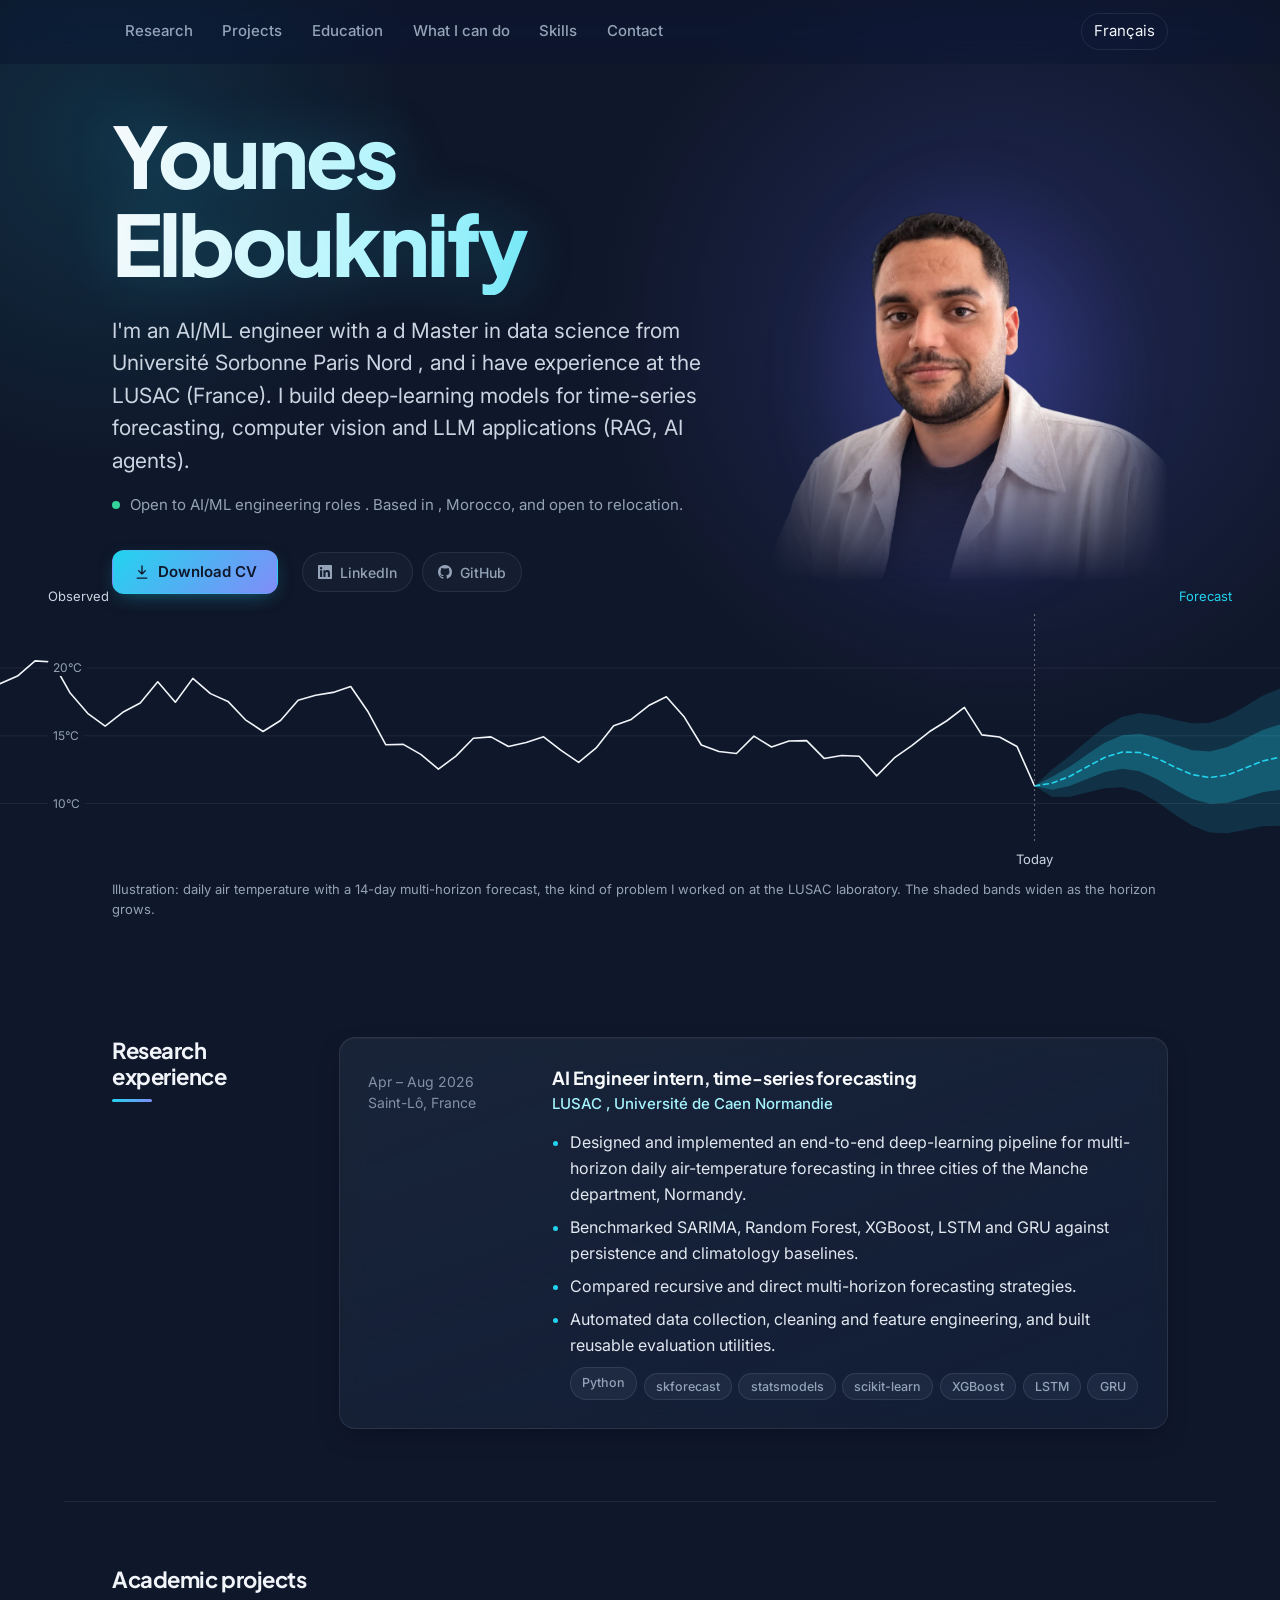
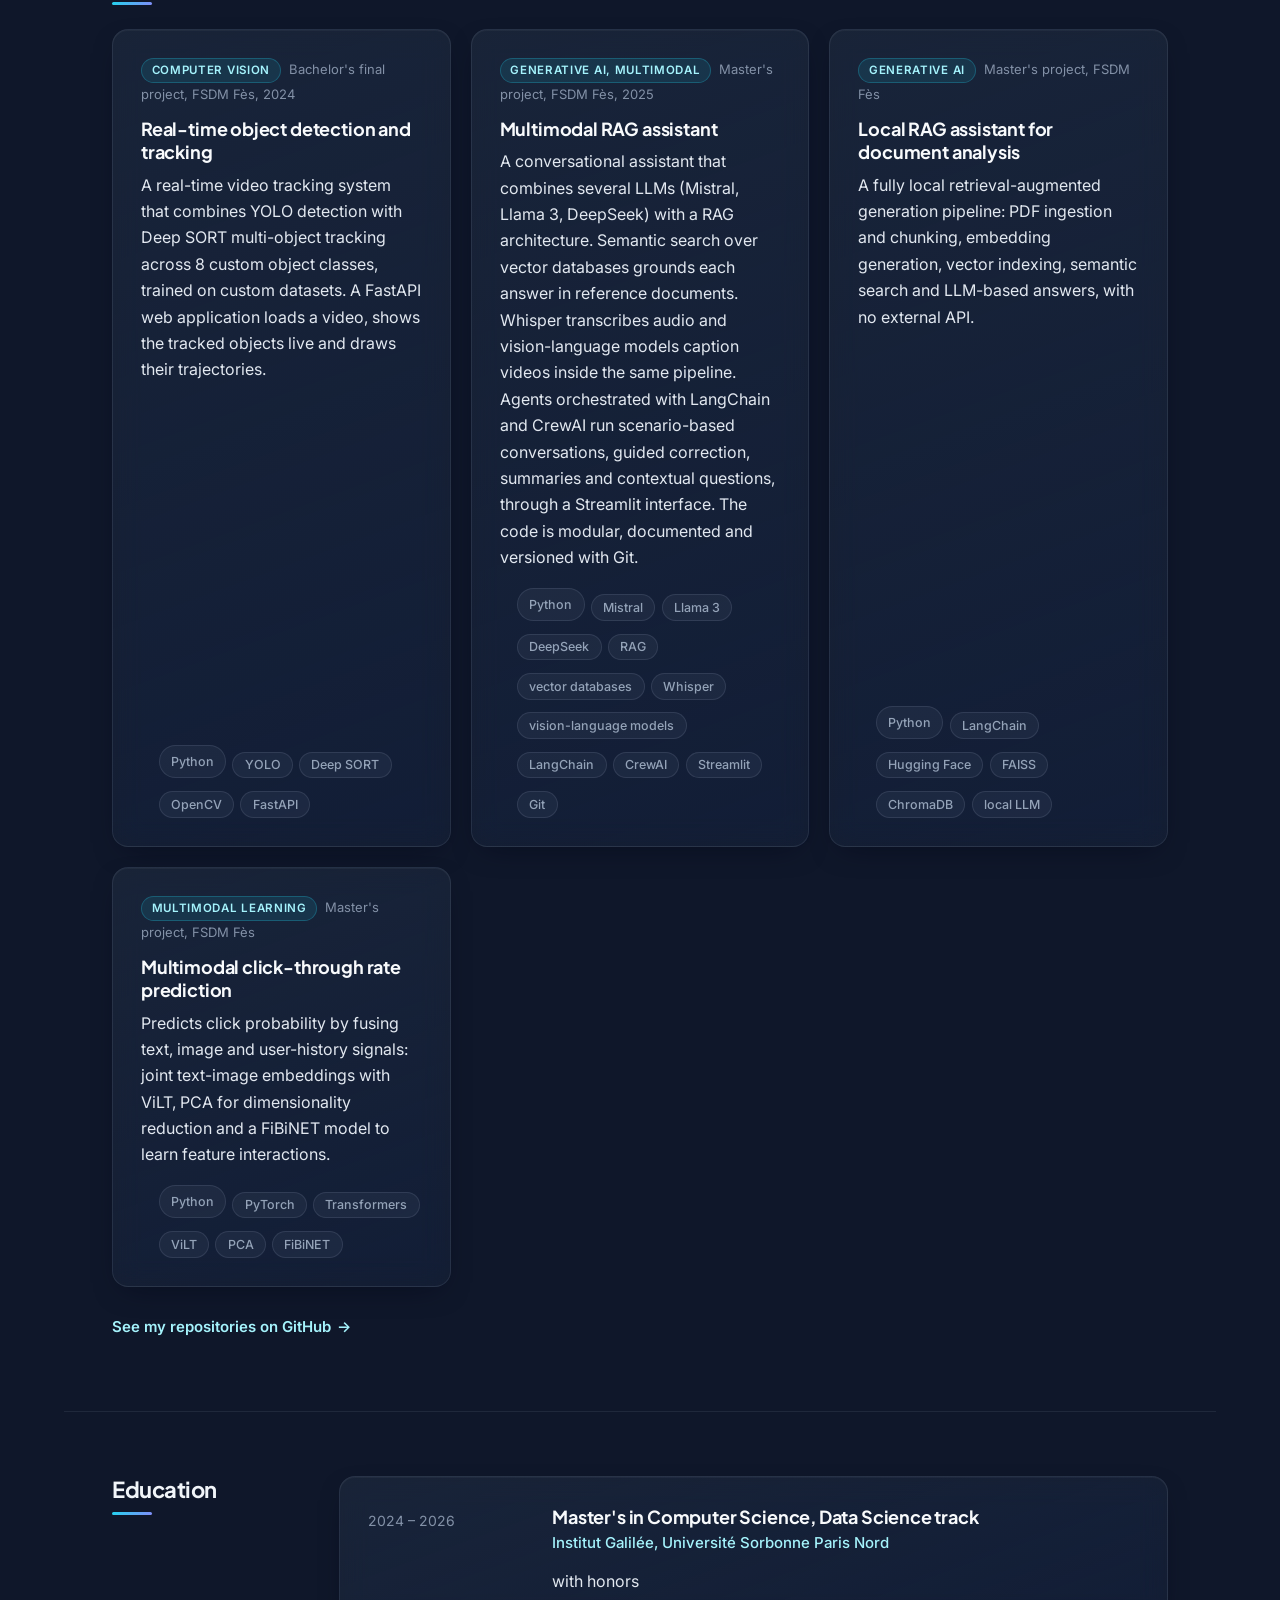
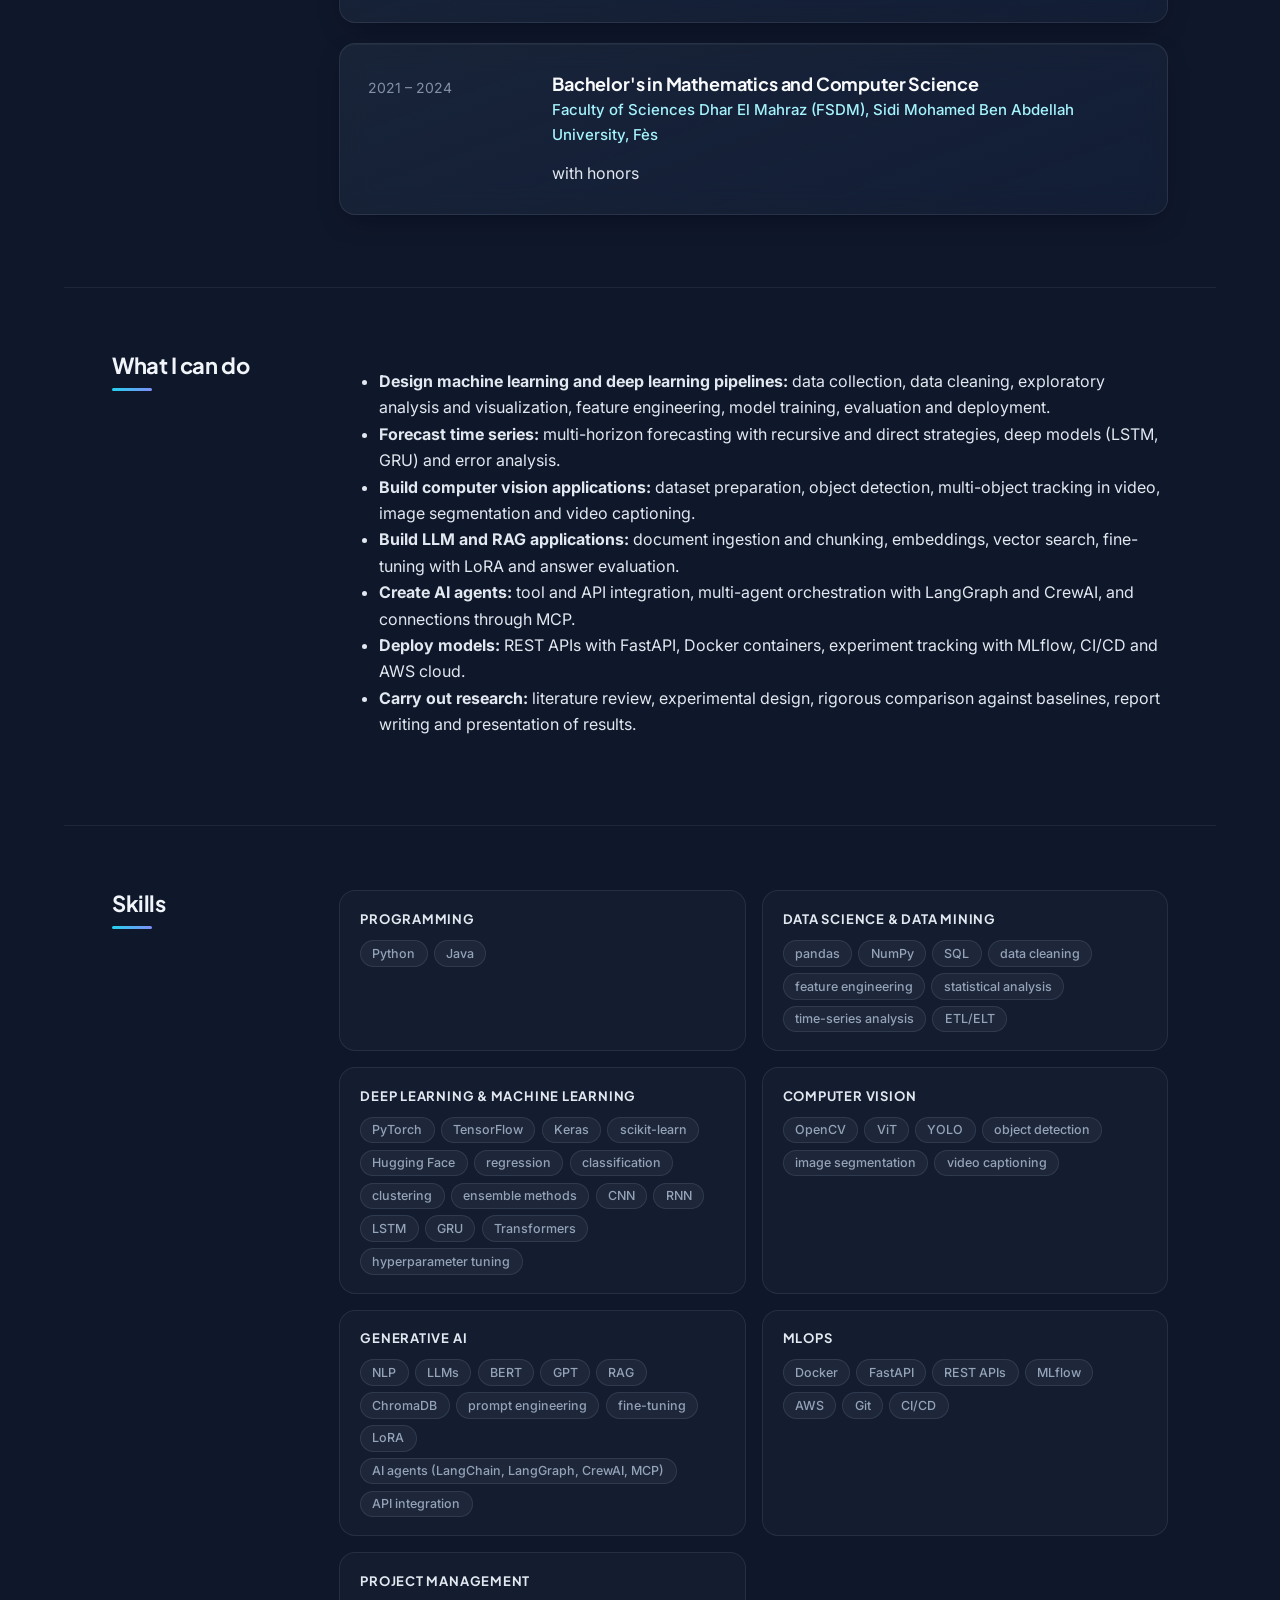
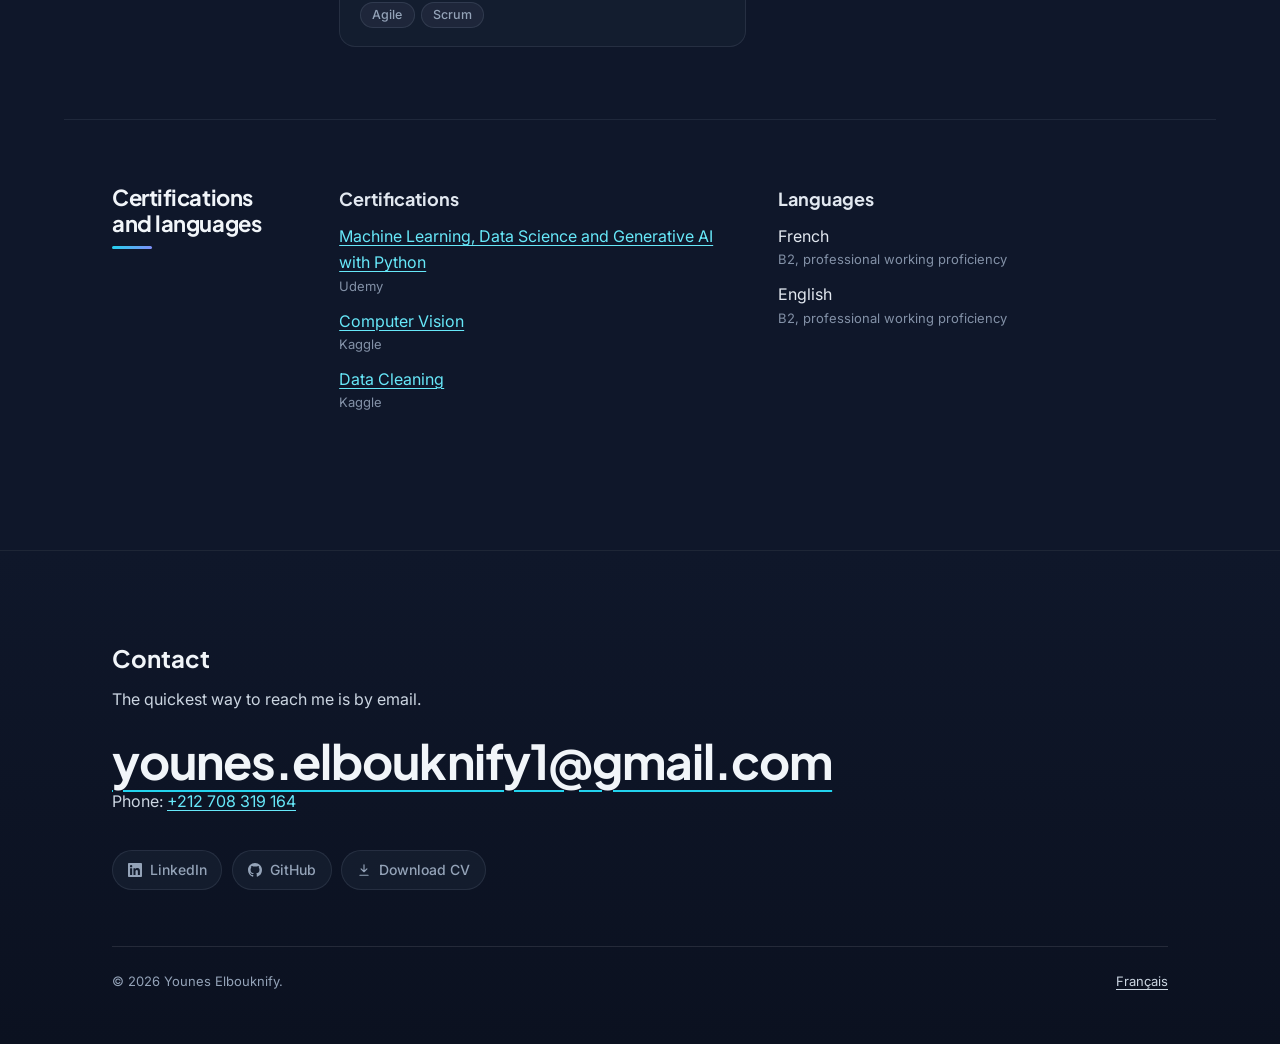
<file: index.html>
<!doctype html>
<html lang="en">
<head>
  <meta charset="utf-8">
  <meta name="viewport" content="width=device-width, initial-scale=1">
  <title>Younes ELBOUKNIFY, data scientist</title>
  <meta name="description" content="Younes Elbouknify, data scientist with a double Master&#x27;s in data science (Université Sorbonne Paris Nord and FSDM Fès). Deep learning for time-series forecasting, computer vision and LLMs. Open to PhD positions and AI/ML roles.">
  <meta name="author" content="Younes Elbouknify">
  <meta name="theme-color" content="#0f172a">
  <link rel="canonical" href="https://youneselbouknify.github.io/">
  <link rel="alternate" hreflang="en" href="https://youneselbouknify.github.io/">
  <link rel="alternate" hreflang="fr" href="https://youneselbouknify.github.io/fr/">
  <link rel="alternate" hreflang="x-default" href="https://youneselbouknify.github.io/">

  <meta property="og:type" content="profile">
  <meta property="og:title" content="Younes Elbouknify, data scientist">
  <meta property="og:description" content="Younes Elbouknify, data scientist with a double Master&#x27;s in data science (Université Sorbonne Paris Nord and FSDM Fès). Deep learning for time-series forecasting, computer vision and LLMs. Open to PhD positions and AI/ML roles.">
  <meta property="og:url" content="https://youneselbouknify.github.io/">
  <meta property="og:image" content="https://youneselbouknify.github.io/assets/img/og.jpg">
  <meta property="og:image:width" content="1200">
  <meta property="og:image:height" content="630">
  <meta property="og:locale" content="en_US">
  <meta name="twitter:card" content="summary_large_image">

  <link rel="icon" href="favicon.svg" type="image/svg+xml">
  <link rel="preconnect" href="https://fonts.googleapis.com">
  <link rel="preconnect" href="https://fonts.gstatic.com" crossorigin>
  <link rel="stylesheet" href="https://fonts.googleapis.com/css2?family=Inter:wght@400;500;600;700&family=Plus+Jakarta+Sans:wght@600;700;800&display=swap">
  <link rel="stylesheet" href="assets/css/style.css">
  <link rel="stylesheet" href="assets/css/theme.css">
  <script src="assets/js/main.js" defer></script>
  <script type="application/ld+json">{"@context": "https://schema.org", "@type": "Person", "name": "Younes Elbouknify", "jobTitle": "Data Scientist", "url": "https://youneselbouknify.github.io/", "image": "https://youneselbouknify.github.io/assets/img/portrait.jpg", "email": "mailto:younes.elbouknify1@gmail.com", "address": {"@type": "PostalAddress", "addressLocality": "Fès", "addressCountry": "MA"}, "alumniOf": [{"@type": "CollegeOrUniversity", "name": "Université Sorbonne Paris Nord"}, {"@type": "CollegeOrUniversity", "name": "Université Sidi Mohamed Ben Abdellah"}], "knowsAbout": ["Data science", "Deep learning", "Time-series forecasting", "Computer vision", "Large language models"], "sameAs": ["https://www.linkedin.com/in/younes-elbouknify/", "https://github.com/YOUNESELBOUKNIFY"]}</script>
</head>
<body>
  <a class="skip" href="#main">Skip to content</a>

  <header class="hero">
    <nav class="nav wrap" aria-label="Main">
      <ul><li><a href="#research">Research</a></li><li><a href="#projects">Projects</a></li><li><a href="#education">Education</a></li><li><a href="#expertise">What I can do</a></li><li><a href="#skills">Skills</a></li><li><a href="#contact">Contact</a></li></ul>
      <a class="lang" href="fr/" hreflang="fr" lang="fr">Français</a>
    </nav>

    <div class="hero-grid wrap">
      <div class="hero-text">
        <h1>Younes Elbouknify</h1>
        <p class="lede">I'm an AI/ML engineer with a d Master in data science from Université Sorbonne Paris Nord , and i have experience at the LUSAC  (France). I build deep-learning models for time-series forecasting, computer vision and LLM applications (RAG, AI agents).</p>
        <p class="status">Open to AI/ML engineering roles . Based in , Morocco, and open to relocation.</p>
        <div class="actions">
          <a class="btn btn-primary" href="assets/cv/CV_Younes_Elbouknify_.pdf" download>Download CV</a>
          <ul class="profiles">
            <li><a href="https://www.linkedin.com/in/younes-elbouknify/" rel="me">LinkedIn</a></li>
            <li><a href="https://github.com/YOUNESELBOUKNIFY" rel="me">GitHub</a></li>
          </ul>
        </div>
      </div>
      <figure class="portrait">
        <picture>
          <source srcset="assets/img/portrait.webp" type="image/webp">
          <img src="assets/img/portrait.jpg" width="960" height="1200" alt="Portrait of Younes Elbouknify" fetchpriority="high">
        </picture>
      </figure>
    </div>

    <figure class="horizon">
      <div class="horizon-plot">
        <svg viewBox="0 0 1200 240" preserveAspectRatio="none" role="img" aria-label="Illustrative chart: a daily air-temperature series up to today, followed by a 14-day forecast whose uncertainty band widens with the horizon.">
          <defs>
            <clipPath id="clip-obs" class="clip-obs"><rect x="0" y="-40" width="969.9" height="320"/></clipPath>
            <clipPath id="clip-fc" class="clip-fc"><rect x="969.9" y="-40" width="232.1" height="320" style="transform-origin:969.9px 0"/></clipPath>
          </defs>
          <g class="grid"><line x1="0" x2="1200" y1="197.7" y2="197.7" vector-effect="non-scaling-stroke"/><line x1="0" x2="1200" y1="127.1" y2="127.1" vector-effect="non-scaling-stroke"/><line x1="0" x2="1200" y1="56.4" y2="56.4" vector-effect="non-scaling-stroke"/></g>
          <g clip-path="url(#clip-fc)">
            <path class="fan-90" d="M969.9,179.4 L986.3,162.3 L1002.7,148.3 L1019.2,132.5 L1035.6,117.6 L1052.1,107.2 L1068.5,103.3 L1084.9,105.3 L1101.4,110.3 L1117.8,114.2 L1134.2,113.4 L1150.7,107.0 L1167.1,96.4 L1183.6,85.3 L1200.0,77.8 L1200.0,220.9 L1183.6,221.5 L1167.1,225.5 L1150.7,228.8 L1134.2,227.9 L1117.8,221.0 L1101.4,209.3 L1084.9,196.2 L1068.5,185.7 L1052.1,180.8 L1035.6,181.7 L1019.2,186.3 L1002.7,190.6 L986.3,190.8 L969.9,179.4 Z"/>
            <path class="fan-50" d="M969.9,179.4 L986.3,169.7 L1002.7,159.4 L1019.2,146.6 L1035.6,134.4 L1052.1,126.5 L1068.5,124.9 L1084.9,129.1 L1101.4,136.3 L1117.8,142.2 L1134.2,143.4 L1150.7,138.9 L1167.1,130.2 L1183.6,121.0 L1200.0,115.2 L1200.0,183.4 L1183.6,185.9 L1167.1,191.7 L1150.7,196.9 L1134.2,197.9 L1117.8,193.0 L1101.4,183.4 L1084.9,172.4 L1068.5,164.1 L1052.1,161.5 L1035.6,164.9 L1019.2,172.2 L1002.7,179.5 L986.3,183.3 L969.9,179.4 Z"/>
            <path class="fc-line" d="M969.9,179.4 L986.3,176.5 L1002.7,169.5 L1019.2,159.4 L1035.6,149.7 L1052.1,144.0 L1068.5,144.5 L1084.9,150.7 L1101.4,159.8 L1117.8,167.6 L1134.2,170.7 L1150.7,167.9 L1167.1,160.9 L1183.6,153.4 L1200.0,149.3" vector-effect="non-scaling-stroke"/>
          </g>
          <line class="t0" x1="969.9" x2="969.9" y1="0" y2="240" vector-effect="non-scaling-stroke"/>
          <g clip-path="url(#clip-obs)">
            <path class="obs-line" d="M0.0,72.7 L16.4,64.8 L32.9,48.9 L49.3,50.1 L65.8,82.5 L82.2,103.6 L98.6,116.9 L115.1,102.6 L131.5,92.9 L147.9,70.7 L164.4,92.1 L180.8,67.2 L197.3,83.1 L213.7,91.2 L230.1,110.4 L246.6,122.6 L263.0,111.1 L279.5,89.9 L295.9,84.8 L312.3,81.8 L328.8,75.6 L345.2,102.3 L361.6,136.4 L378.1,136.0 L394.5,146.5 L411.0,161.9 L427.4,148.3 L443.8,129.6 L460.3,128.2 L476.7,138.3 L493.2,134.1 L509.6,128.1 L526.0,142.3 L542.5,154.8 L558.9,139.7 L575.3,116.6 L591.8,110.0 L608.2,95.5 L624.7,86.3 L641.1,106.9 L657.5,136.7 L674.0,143.4 L690.4,145.6 L706.8,127.4 L723.3,138.8 L739.7,132.6 L756.2,132.1 L772.6,150.7 L789.0,147.6 L805.5,148.4 L821.9,168.9 L838.4,150.2 L854.8,137.4 L871.2,122.9 L887.7,111.4 L904.1,97.5 L920.5,126.1 L937.0,128.4 L953.4,138.2 L969.9,179.4" vector-effect="non-scaling-stroke"/>
          </g>
        </svg>
        <span class="tick" style="top:82.39%">10°C</span><span class="tick" style="top:52.94%">15°C</span><span class="tick" style="top:23.50%">20°C</span>
        <span class="tag tag-obs" aria-hidden="true">Observed</span>
        <span class="tag tag-fc" aria-hidden="true">Forecast</span>
        <span class="tag tag-t0" style="left:80.82%" aria-hidden="true">Today</span>
      </div>
      <figcaption>Illustration: daily air temperature with a 14-day multi-horizon forecast, the kind of problem I worked on at the LUSAC laboratory. The shaded bands widen as the horizon grows.</figcaption>
    </figure>
  </header>

  <main id="main">
    <section class="sec" id="research" aria-labelledby="h-research">
      <h2 id="h-research">Research experience</h2>
      <div>
        <article class="entry">
          <p class="meta"><span>Apr – Aug 2026</span><span>Saint-Lô, France</span></p>
          <div>
            <h3>AI Engineer intern, time-series forecasting</h3>
            <p class="org">LUSAC , Université de Caen Normandie</p>
            <ul>
              <li>Designed and implemented an end-to-end deep-learning pipeline for multi-horizon daily air-temperature forecasting in three cities of the Manche department, Normandy.</li>
              <li>Benchmarked SARIMA, Random Forest, XGBoost, LSTM and GRU against persistence and climatology baselines.</li>
              <li>Compared recursive and direct multi-horizon forecasting strategies.</li>
              <li>Automated data collection, cleaning and feature engineering, and built reusable evaluation utilities.</li>
            </ul>
            <p class="stack">Python, skforecast, statsmodels, scikit-learn, XGBoost, LSTM, GRU</p>
          </div>
        </article>
      </div>
    </section>

    <section class="sec sec--wide" id="projects" aria-labelledby="h-projects">
      <h2 id="h-projects">Academic projects</h2>
      <div class="card-grid">
        <article class="entry">
          <p class="meta"><span>Computer vision</span><span>Bachelor's final project, FSDM Fès, 2024</span></p>
          <div>
            <h3>Real-time object detection and tracking</h3>
            <p>A real-time video tracking system that combines YOLO detection with Deep SORT multi-object tracking across 8 custom object classes, trained on custom datasets. A FastAPI web application loads a video, shows the tracked objects live and draws their trajectories.</p>
            <p class="stack">Python, YOLO, Deep SORT, OpenCV, FastAPI</p>
          </div>
        </article>
        <article class="entry">
          <p class="meta"><span>Generative AI, multimodal</span><span>Master's project, FSDM Fès, 2025</span></p>
          <div>
            <h3>Multimodal RAG assistant</h3>
            <p>A conversational assistant that combines several LLMs (Mistral, Llama 3, DeepSeek) with a RAG architecture. Semantic search over vector databases grounds each answer in reference documents. Whisper transcribes audio and vision-language models caption videos inside the same pipeline. Agents orchestrated with LangChain and CrewAI run scenario-based conversations, guided correction, summaries and contextual questions, through a Streamlit interface. The code is modular, documented and versioned with Git.</p>
            <p class="stack">Python, Mistral, Llama 3, DeepSeek, RAG, vector databases, Whisper, vision-language models, LangChain, CrewAI, Streamlit, Git</p>
          </div>
        </article>
        <article class="entry">
          <p class="meta"><span>Generative AI</span><span>Master's project, FSDM Fès</span></p>
          <div>
            <h3>Local RAG assistant for document analysis</h3>
            <p>A fully local retrieval-augmented generation pipeline: PDF ingestion and chunking, embedding generation, vector indexing, semantic search and LLM-based answers, with no external API.</p>
            <p class="stack">Python, LangChain, Hugging Face, FAISS, ChromaDB, local LLM</p>
          </div>
        </article>
        <article class="entry">
          <p class="meta"><span>Multimodal learning</span><span>Master's project, FSDM Fès</span></p>
          <div>
            <h3>Multimodal click-through rate prediction</h3>
            <p>Predicts click probability by fusing text, image and user-history signals: joint text-image embeddings with ViLT, PCA for dimensionality reduction and a FiBiNET model to learn feature interactions.</p>
            <p class="stack">Python, PyTorch, Transformers, ViLT, PCA, FiBiNET</p>
          </div>
        </article>
        <p class="more"><a href="https://github.com/YOUNESELBOUKNIFY">See my repositories on GitHub</a></p>
      </div>
    </section>

    <section class="sec" id="education" aria-labelledby="h-education">
      <h2 id="h-education">Education</h2>
      <div>
        <article class="entry">
          <p class="meta"><span>2024 – 2026</span></p>
          <div>
            <h3>Master's in Computer Science, Data Science track</h3>
            <p class="org">Institut Galilée, Université Sorbonne Paris Nord</p>
            <p>with honors</p>
          </div>
        </article>
        <article class="entry">
          <p class="meta"><span>2021 – 2024</span></p>
          <div>
            <h3>Bachelor's in Mathematics and Computer Science</h3>
            <p class="org">Faculty of Sciences Dhar El Mahraz (FSDM), Sidi Mohamed Ben Abdellah University, Fès</p>
            <p>with honors</p>
          </div>
        </article>
      </div>
    </section>

    <section class="sec" id="expertise" aria-labelledby="h-expertise">
      <h2 id="h-expertise">What I can do</h2>
      <ul class="capabilities">
        <li><strong>Design machine learning and deep learning pipelines:</strong> data collection, data cleaning, exploratory analysis and visualization, feature engineering, model training, evaluation and deployment.</li>
        <li><strong>Forecast time series:</strong> multi-horizon forecasting with recursive and direct strategies, deep models (LSTM, GRU) and error analysis.</li>
        <li><strong>Build computer vision applications:</strong> dataset preparation, object detection, multi-object tracking in video, image segmentation and video captioning.</li>
        <li><strong>Build LLM and RAG applications:</strong> document ingestion and chunking, embeddings, vector search, fine-tuning with LoRA and answer evaluation.</li>
        <li><strong>Create AI agents:</strong> tool and API integration, multi-agent orchestration with LangGraph and CrewAI, and connections through MCP.</li>
        <li><strong>Deploy models:</strong> REST APIs with FastAPI, Docker containers, experiment tracking with MLflow, CI/CD and AWS cloud.</li>
        <li><strong>Carry out research:</strong> literature review, experimental design, rigorous comparison against baselines, report writing and presentation of results.</li>
      </ul>
    </section>

    <section class="sec" id="skills" aria-labelledby="h-skills">
      <h2 id="h-skills">Skills</h2>
      <dl class="skills">
        <div><dt>Programming</dt><dd>Python, Java</dd></div>
        <div><dt>Data science &amp; data mining</dt><dd>pandas, NumPy, SQL, data cleaning, feature engineering, statistical analysis, time-series analysis, ETL/ELT</dd></div>
        <div><dt>Deep learning &amp; machine learning</dt><dd>PyTorch, TensorFlow, Keras, scikit-learn, Hugging Face, regression, classification, clustering, ensemble methods, CNN, RNN, LSTM, GRU, Transformers, hyperparameter tuning</dd></div>
        <div><dt>Computer vision</dt><dd>OpenCV, ViT, YOLO, object detection, image segmentation, video captioning</dd></div>
        <div><dt>Generative AI</dt><dd>NLP, LLMs, BERT, GPT, RAG, ChromaDB, prompt engineering, fine-tuning, LoRA, AI agents (LangChain, LangGraph, CrewAI, MCP), API integration</dd></div>
        <div><dt>MLOps</dt><dd>Docker, FastAPI, REST APIs, MLflow, AWS, Git, CI/CD</dd></div>
        <div><dt>Project management</dt><dd>Agile, Scrum</dd></div>
      </dl>
    </section>

    <section class="sec" id="more" aria-labelledby="h-more">
      <h2 id="h-more">Certifications and languages</h2>
      <div class="pair">
        <div>
          <h3>Certifications</h3>
          <ul class="plain">
            <li><a href="https://www.udemy.com/certificate/UC-e44d7419-aa18-4fe6-9a6c-765a0ba1753a/" target="_blank" rel="noopener">Machine Learning, Data Science and Generative AI with Python</a><small>Udemy</small></li>
            <li><a href="https://www.kaggle.com/learn/certification/yelbouknify/computer-vision" target="_blank" rel="noopener">Computer Vision</a><small>Kaggle</small></li>
            <li><a href="https://www.kaggle.com/learn/certification/yelbouknify/data-cleaning" target="_blank" rel="noopener">Data Cleaning</a><small>Kaggle</small></li>
          </ul>
        </div>
        <div>
          <h3>Languages</h3>
          <ul class="plain">
            <li>French<small>B2, professional working proficiency</small></li>
            <li>English<small>B2, professional working proficiency</small></li>
          </ul>
        </div>
      </div>
    </section>
  </main>

  <footer class="contact" id="contact">
    <div class="wrap">
      <h2>Contact</h2>
      <p>The quickest way to reach me is by email.</p>
      <a class="mail" href="mailto:younes.elbouknify1@gmail.com">younes.elbouknify1@gmail.com</a>
      <p>Phone: <a href="tel:+212708319164">+212 708 319 164</a></p>
      <ul>
        <li><a href="https://www.linkedin.com/in/younes-elbouknify/" rel="me">LinkedIn</a></li>
        <li><a href="https://github.com/YOUNESELBOUKNIFY" rel="me">GitHub</a></li>
        <li><a href="assets/cv/CV_Younes_Elbouknify_.pdf" download>Download CV</a></li>
      </ul>
      <p class="fine"><span>© 2026 Younes Elbouknify.</span><a href="fr/" hreflang="fr" lang="fr">Français</a></p>
    </div>
  </footer>
</body>
</html>
</file>
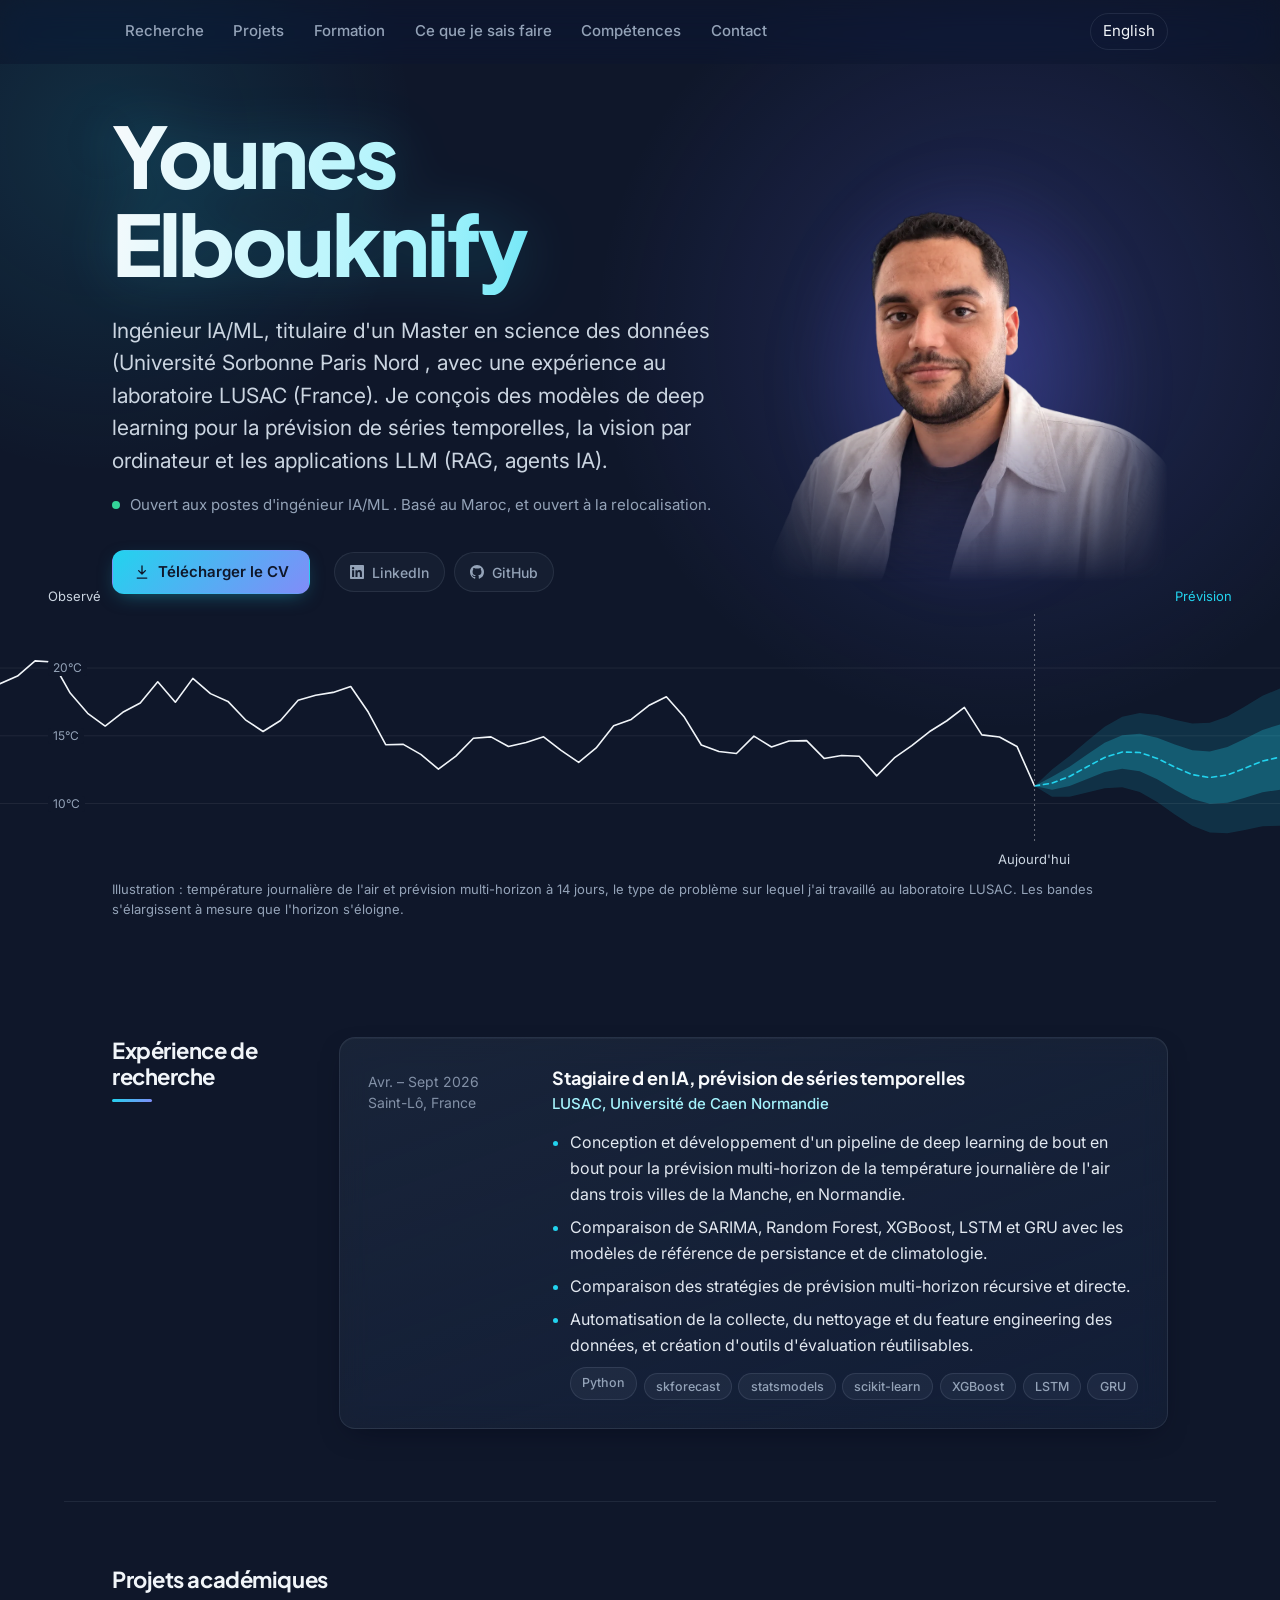
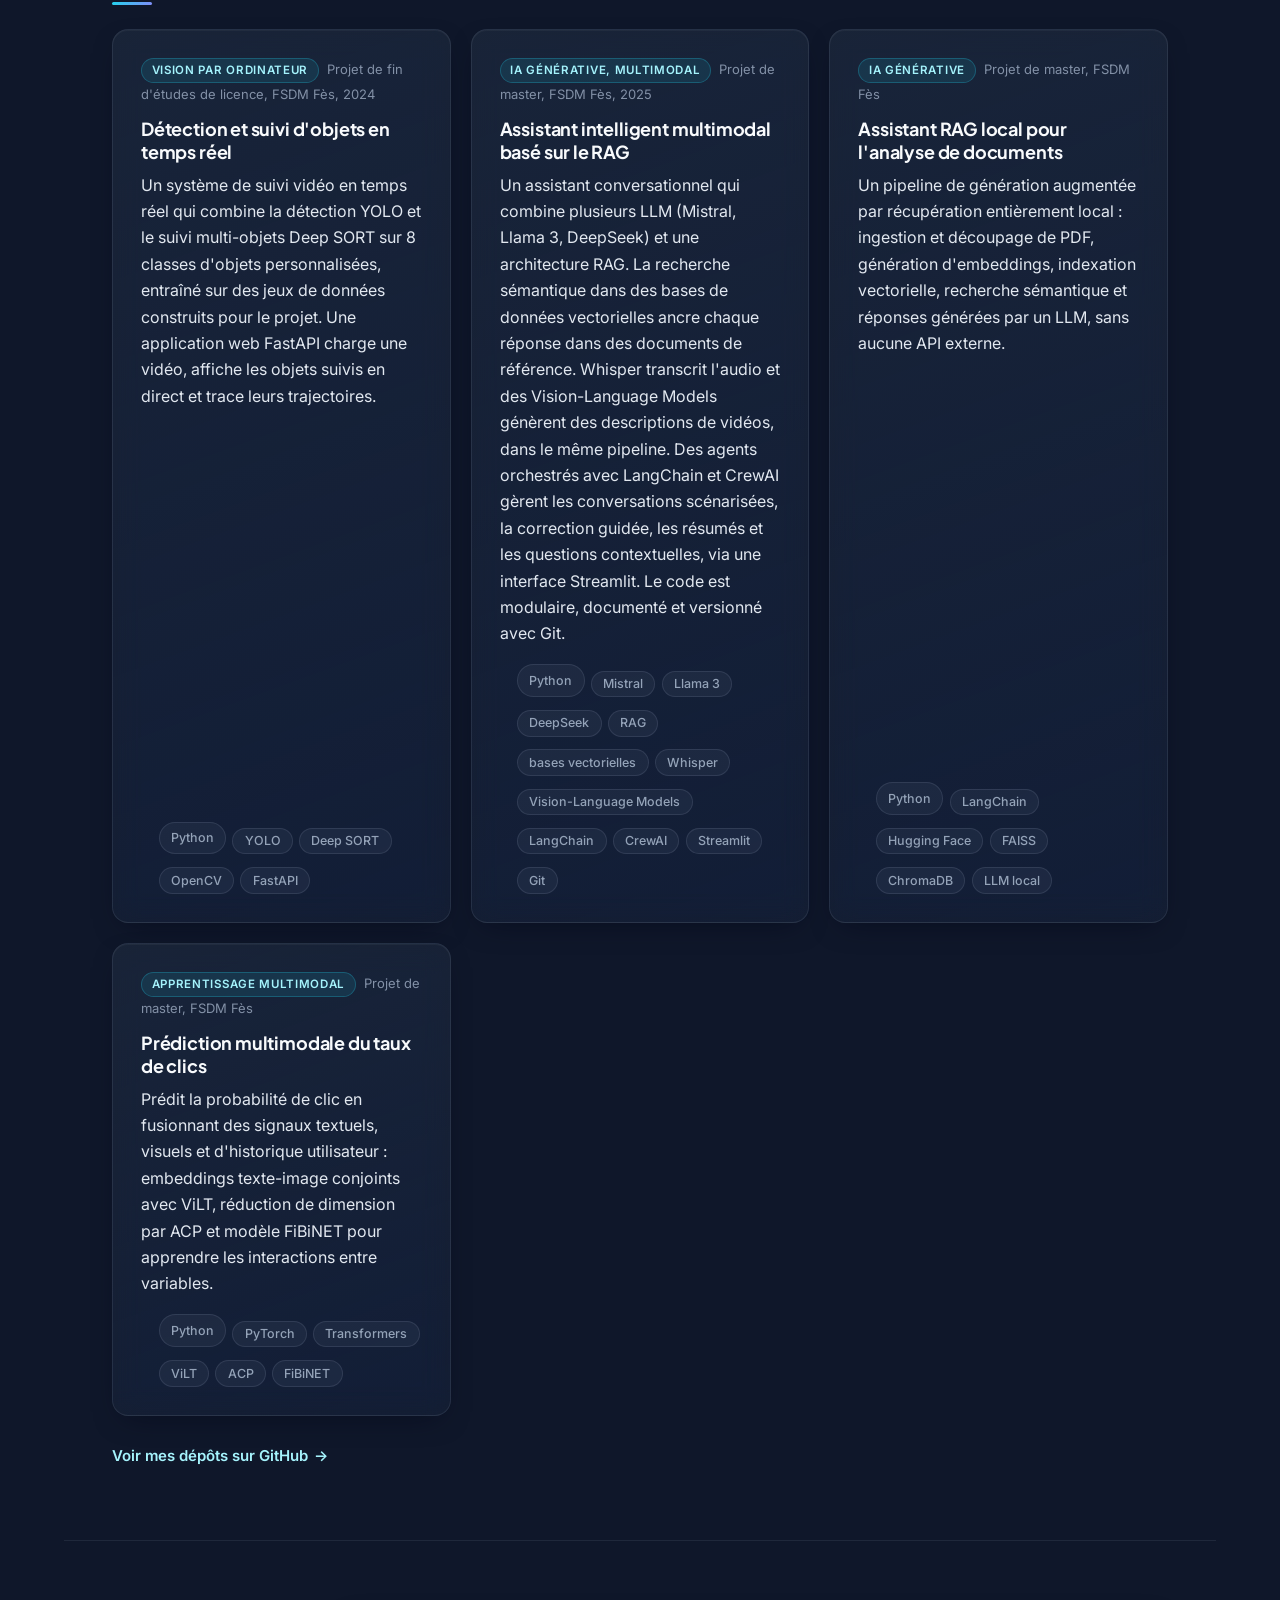
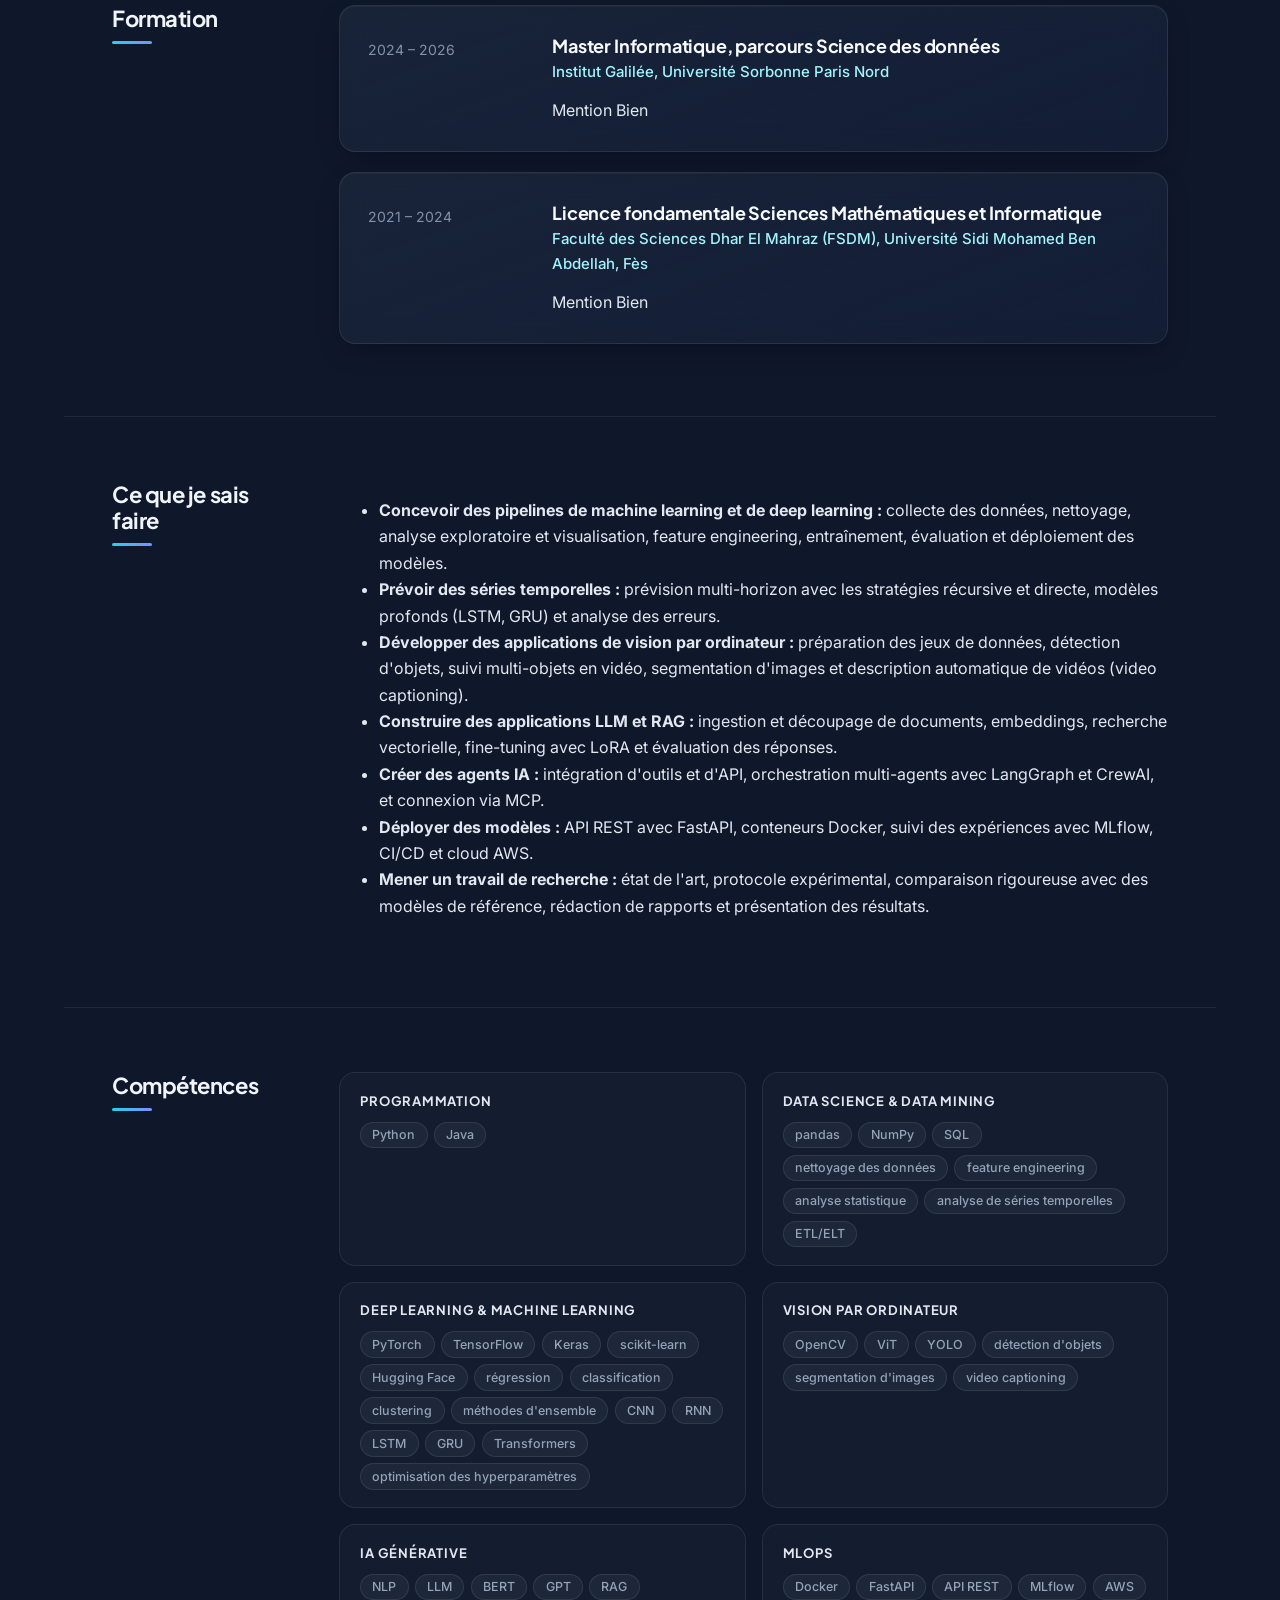
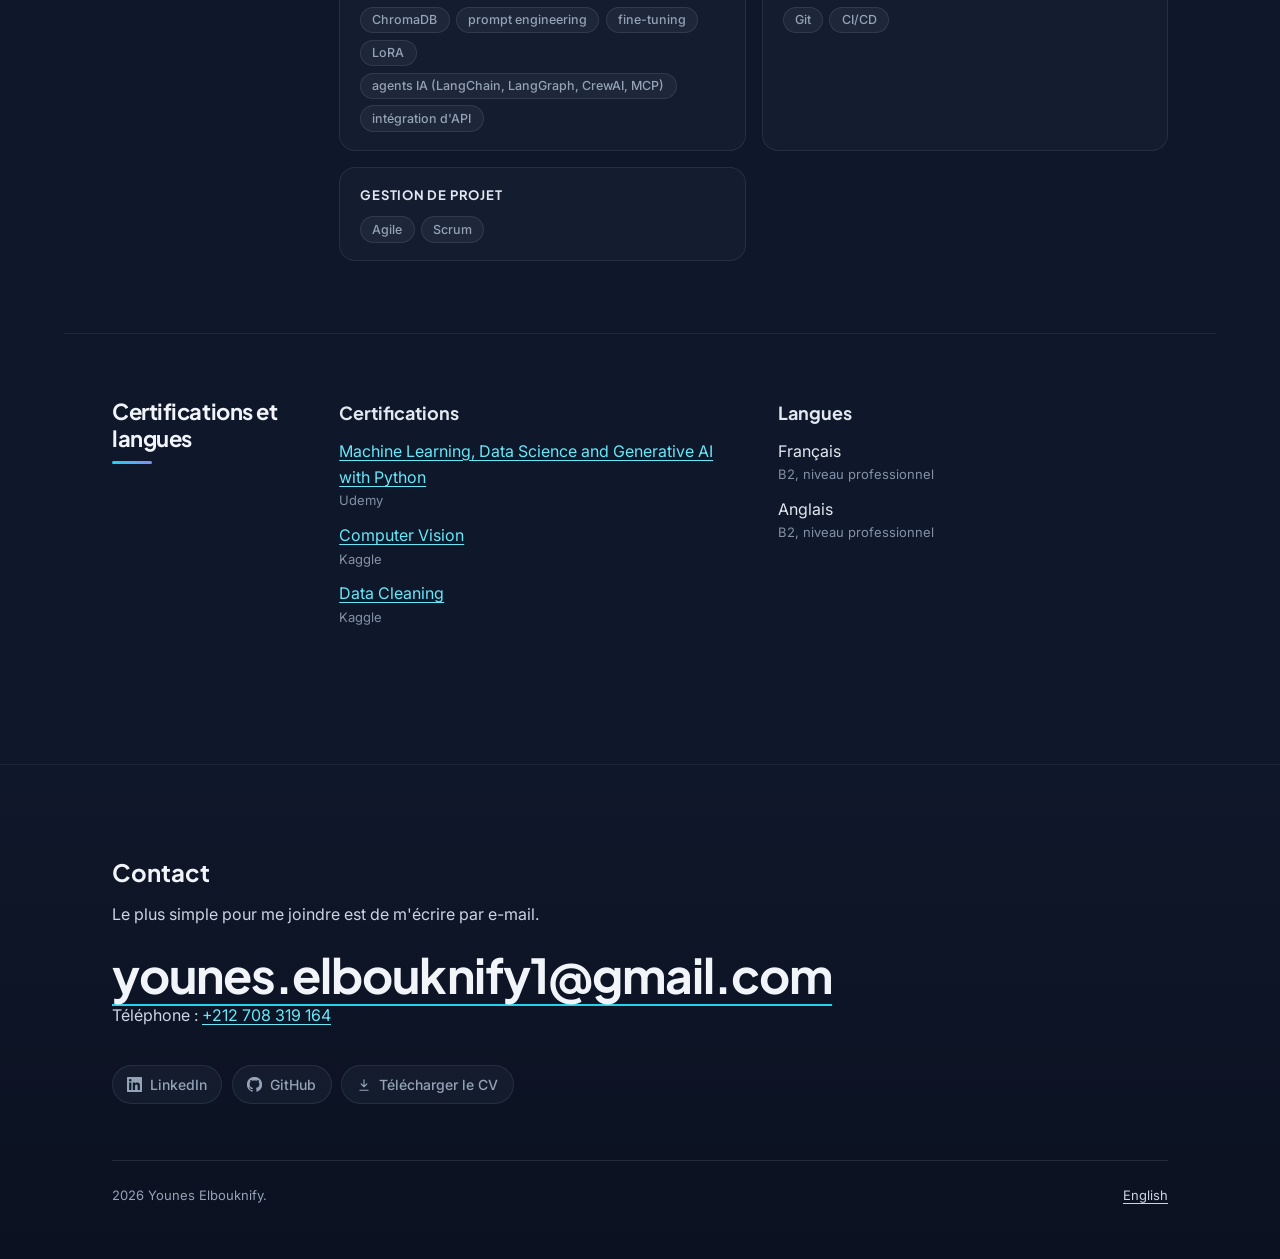
<file: fr/index.html>
<!doctype html>
<html lang="fr">
<head>
  <meta charset="utf-8">
  <meta name="viewport" content="width=device-width, initial-scale=1">
  <title>Younes ELBOUKNIFY, data scientist</title>
  <meta name="description" content="Younes Elbouknify, data scientist titulaire d&#x27;un double master en science des données (Université Sorbonne Paris Nord et FSDM Fès). Deep learning pour la prévision de séries temporelles, la vision par ordinateur et les LLM. Ouvert aux offres de doctorat et aux postes en IA/ML.">
  <meta name="author" content="Younes Elbouknify">
  <meta name="theme-color" content="#0f172a">
  <link rel="canonical" href="https://youneselbouknify.github.io/fr/">
  <link rel="alternate" hreflang="en" href="https://youneselbouknify.github.io/">
  <link rel="alternate" hreflang="fr" href="https://youneselbouknify.github.io/fr/">
  <link rel="alternate" hreflang="x-default" href="https://youneselbouknify.github.io/">

  <meta property="og:type" content="profile">
  <meta property="og:title" content="Younes Elbouknify, data scientist">
  <meta property="og:description" content="Younes Elbouknify, data scientist titulaire d&#x27;un double master en science des données (Université Sorbonne Paris Nord et FSDM Fès). Deep learning pour la prévision de séries temporelles, la vision par ordinateur et les LLM. Ouvert aux offres de doctorat et aux postes en IA/ML.">
  <meta property="og:url" content="https://youneselbouknify.github.io/fr/">
  <meta property="og:image" content="https://youneselbouknify.github.io/assets/img/og.jpg">
  <meta property="og:image:width" content="1200">
  <meta property="og:image:height" content="630">
  <meta property="og:locale" content="fr_FR">
  <meta name="twitter:card" content="summary_large_image">

  <link rel="icon" href="../favicon.svg" type="image/svg+xml">
  <link rel="preconnect" href="https://fonts.googleapis.com">
  <link rel="preconnect" href="https://fonts.gstatic.com" crossorigin>
  <link rel="stylesheet" href="https://fonts.googleapis.com/css2?family=Inter:wght@400;500;600;700&family=Plus+Jakarta+Sans:wght@600;700;800&display=swap">
  <link rel="stylesheet" href="../assets/css/style.css">
  <link rel="stylesheet" href="../assets/css/theme.css">
  <script src="../assets/js/main.js" defer></script>
  <script type="application/ld+json">{"@context": "https://schema.org", "@type": "Person", "name": "Younes Elbouknify", "jobTitle": "Data Scientist", "url": "https://youneselbouknify.github.io/", "image": "https://youneselbouknify.github.io/assets/img/portrait.jpg", "email": "mailto:younes.elbouknify1@gmail.com", "address": {"@type": "PostalAddress", "addressLocality": "Fès", "addressCountry": "MA"}, "alumniOf": [{"@type": "CollegeOrUniversity", "name": "Université Sorbonne Paris Nord"}, {"@type": "CollegeOrUniversity", "name": "Université Sidi Mohamed Ben Abdellah"}], "knowsAbout": ["Data science", "Deep learning", "Time-series forecasting", "Computer vision", "Large language models"], "sameAs": ["https://www.linkedin.com/in/younes-elbouknify/", "https://github.com/YOUNESELBOUKNIFY"]}</script>
</head>
<body>
  <a class="skip" href="#main">Aller au contenu</a>

  <header class="hero">
    <nav class="nav wrap" aria-label="Principale">
      <ul><li><a href="#research">Recherche</a></li><li><a href="#projects">Projets</a></li><li><a href="#education">Formation</a></li><li><a href="#expertise">Ce que je sais faire</a></li><li><a href="#skills">Compétences</a></li><li><a href="#contact">Contact</a></li></ul>
      <a class="lang" href="../" hreflang="en" lang="en">English</a>
    </nav>

    <div class="hero-grid wrap">
      <div class="hero-text">
        <h1>Younes Elbouknify</h1>
                <p class="lede">Ingénieur IA/ML, titulaire d'un  Master en science des données (Université Sorbonne Paris Nord , avec une expérience  au laboratoire LUSAC (France). Je conçois des modèles de deep learning pour la prévision de séries temporelles, la vision par ordinateur et les applications LLM (RAG, agents IA).</p>
        <p class="status">Ouvert aux postes d'ingénieur IA/ML . Basé au Maroc, et ouvert à la relocalisation.</p>
        <div class="actions">
          <a class="btn btn-primary" href="../assets/cv/CV_Younes_Elbouknify_.pdf" download>Télécharger le CV</a>
          <ul class="profiles">
            <li><a href="https://www.linkedin.com/in/younes-elbouknify/" rel="me">LinkedIn</a></li>
            <li><a href="https://github.com/YOUNESELBOUKNIFY" rel="me">GitHub</a></li>
          </ul>
        </div>
      </div>
      <figure class="portrait">
        <picture>
          <source srcset="../assets/img/portrait.webp" type="image/webp">
          <img src="../assets/img/portrait.jpg" width="960" height="1200" alt="Portrait de Younes Elbouknify" fetchpriority="high">
        </picture>
      </figure>
    </div>

    <figure class="horizon">
      <div class="horizon-plot">
        <svg viewBox="0 0 1200 240" preserveAspectRatio="none" role="img" aria-label="Graphique illustratif : une série de températures journalières de l'air jusqu'à aujourd'hui, suivie d'une prévision à 14 jours dont la bande d'incertitude s'élargit avec l'horizon.">
          <defs>
            <clipPath id="clip-obs" class="clip-obs"><rect x="0" y="-40" width="969.9" height="320"/></clipPath>
            <clipPath id="clip-fc" class="clip-fc"><rect x="969.9" y="-40" width="232.1" height="320" style="transform-origin:969.9px 0"/></clipPath>
          </defs>
          <g class="grid"><line x1="0" x2="1200" y1="197.7" y2="197.7" vector-effect="non-scaling-stroke"/><line x1="0" x2="1200" y1="127.1" y2="127.1" vector-effect="non-scaling-stroke"/><line x1="0" x2="1200" y1="56.4" y2="56.4" vector-effect="non-scaling-stroke"/></g>
          <g clip-path="url(#clip-fc)">
            <path class="fan-90" d="M969.9,179.4 L986.3,162.3 L1002.7,148.3 L1019.2,132.5 L1035.6,117.6 L1052.1,107.2 L1068.5,103.3 L1084.9,105.3 L1101.4,110.3 L1117.8,114.2 L1134.2,113.4 L1150.7,107.0 L1167.1,96.4 L1183.6,85.3 L1200.0,77.8 L1200.0,220.9 L1183.6,221.5 L1167.1,225.5 L1150.7,228.8 L1134.2,227.9 L1117.8,221.0 L1101.4,209.3 L1084.9,196.2 L1068.5,185.7 L1052.1,180.8 L1035.6,181.7 L1019.2,186.3 L1002.7,190.6 L986.3,190.8 L969.9,179.4 Z"/>
            <path class="fan-50" d="M969.9,179.4 L986.3,169.7 L1002.7,159.4 L1019.2,146.6 L1035.6,134.4 L1052.1,126.5 L1068.5,124.9 L1084.9,129.1 L1101.4,136.3 L1117.8,142.2 L1134.2,143.4 L1150.7,138.9 L1167.1,130.2 L1183.6,121.0 L1200.0,115.2 L1200.0,183.4 L1183.6,185.9 L1167.1,191.7 L1150.7,196.9 L1134.2,197.9 L1117.8,193.0 L1101.4,183.4 L1084.9,172.4 L1068.5,164.1 L1052.1,161.5 L1035.6,164.9 L1019.2,172.2 L1002.7,179.5 L986.3,183.3 L969.9,179.4 Z"/>
            <path class="fc-line" d="M969.9,179.4 L986.3,176.5 L1002.7,169.5 L1019.2,159.4 L1035.6,149.7 L1052.1,144.0 L1068.5,144.5 L1084.9,150.7 L1101.4,159.8 L1117.8,167.6 L1134.2,170.7 L1150.7,167.9 L1167.1,160.9 L1183.6,153.4 L1200.0,149.3" vector-effect="non-scaling-stroke"/>
          </g>
          <line class="t0" x1="969.9" x2="969.9" y1="0" y2="240" vector-effect="non-scaling-stroke"/>
          <g clip-path="url(#clip-obs)">
            <path class="obs-line" d="M0.0,72.7 L16.4,64.8 L32.9,48.9 L49.3,50.1 L65.8,82.5 L82.2,103.6 L98.6,116.9 L115.1,102.6 L131.5,92.9 L147.9,70.7 L164.4,92.1 L180.8,67.2 L197.3,83.1 L213.7,91.2 L230.1,110.4 L246.6,122.6 L263.0,111.1 L279.5,89.9 L295.9,84.8 L312.3,81.8 L328.8,75.6 L345.2,102.3 L361.6,136.4 L378.1,136.0 L394.5,146.5 L411.0,161.9 L427.4,148.3 L443.8,129.6 L460.3,128.2 L476.7,138.3 L493.2,134.1 L509.6,128.1 L526.0,142.3 L542.5,154.8 L558.9,139.7 L575.3,116.6 L591.8,110.0 L608.2,95.5 L624.7,86.3 L641.1,106.9 L657.5,136.7 L674.0,143.4 L690.4,145.6 L706.8,127.4 L723.3,138.8 L739.7,132.6 L756.2,132.1 L772.6,150.7 L789.0,147.6 L805.5,148.4 L821.9,168.9 L838.4,150.2 L854.8,137.4 L871.2,122.9 L887.7,111.4 L904.1,97.5 L920.5,126.1 L937.0,128.4 L953.4,138.2 L969.9,179.4" vector-effect="non-scaling-stroke"/>
          </g>
        </svg>
        <span class="tick" style="top:82.39%">10°C</span><span class="tick" style="top:52.94%">15°C</span><span class="tick" style="top:23.50%">20°C</span>
        <span class="tag tag-obs" aria-hidden="true">Observé</span>
        <span class="tag tag-fc" aria-hidden="true">Prévision</span>
        <span class="tag tag-t0" style="left:80.82%" aria-hidden="true">Aujourd'hui</span>
      </div>
      <figcaption>Illustration : température journalière de l'air et prévision multi-horizon à 14 jours, le type de problème sur lequel j'ai travaillé au laboratoire LUSAC. Les bandes s'élargissent à mesure que l'horizon s'éloigne.</figcaption>
    </figure>
  </header>

  <main id="main">
    <section class="sec" id="research" aria-labelledby="h-research">
      <h2 id="h-research">Expérience de recherche</h2>
      <div>
        <article class="entry">
          <p class="meta"><span>Avr. – Sept 2026</span><span>Saint-Lô, France</span></p>
          <div>
            <h3>Stagiaire d en IA, prévision de séries temporelles</h3>
            <p class="org"> LUSAC, Université de Caen Normandie</p>
            <ul>
              <li>Conception et développement d'un pipeline de deep learning de bout en bout pour la prévision multi-horizon de la température journalière de l'air dans trois villes de la Manche, en Normandie.</li>
              <li>Comparaison de SARIMA, Random Forest, XGBoost, LSTM et GRU avec les modèles de référence de persistance et de climatologie.</li>
              <li>Comparaison des stratégies de prévision multi-horizon récursive et directe.</li>
              <li>Automatisation de la collecte, du nettoyage et du feature engineering des données, et création d'outils d'évaluation réutilisables.</li>
            </ul>
            <p class="stack">Python, skforecast, statsmodels, scikit-learn, XGBoost, LSTM, GRU</p>
          </div>
        </article>
      </div>
    </section>

    <section class="sec sec--wide" id="projects" aria-labelledby="h-projects">
      <h2 id="h-projects">Projets académiques</h2>
      <div class="card-grid">
        <article class="entry">
          <p class="meta"><span>Vision par ordinateur</span><span>Projet de fin d'études de licence, FSDM Fès, 2024</span></p>
          <div>
            <h3>Détection et suivi d'objets en temps réel</h3>
            <p>Un système de suivi vidéo en temps réel qui combine la détection YOLO et le suivi multi-objets Deep SORT sur 8 classes d'objets personnalisées, entraîné sur des jeux de données construits pour le projet. Une application web FastAPI charge une vidéo, affiche les objets suivis en direct et trace leurs trajectoires.</p>
            <p class="stack">Python, YOLO, Deep SORT, OpenCV, FastAPI</p>
          </div>
        </article>
        <article class="entry">
          <p class="meta"><span>IA générative, multimodal</span><span>Projet de master, FSDM Fès, 2025</span></p>
          <div>
            <h3>Assistant intelligent multimodal basé sur le RAG</h3>
            <p>Un assistant conversationnel qui combine plusieurs LLM (Mistral, Llama 3, DeepSeek) et une architecture RAG. La recherche sémantique dans des bases de données vectorielles ancre chaque réponse dans des documents de référence. Whisper transcrit l'audio et des Vision-Language Models génèrent des descriptions de vidéos, dans le même pipeline. Des agents orchestrés avec LangChain et CrewAI gèrent les conversations scénarisées, la correction guidée, les résumés et les questions contextuelles, via une interface Streamlit. Le code est modulaire, documenté et versionné avec Git.</p>
            <p class="stack">Python, Mistral, Llama 3, DeepSeek, RAG, bases vectorielles, Whisper, Vision-Language Models, LangChain, CrewAI, Streamlit, Git</p>
          </div>
        </article>
        <article class="entry">
          <p class="meta"><span>IA générative</span><span>Projet de master, FSDM Fès</span></p>
          <div>
            <h3>Assistant RAG local pour l'analyse de documents</h3>
            <p>Un pipeline de génération augmentée par récupération entièrement local : ingestion et découpage de PDF, génération d'embeddings, indexation vectorielle, recherche sémantique et réponses générées par un LLM, sans aucune API externe.</p>
            <p class="stack">Python, LangChain, Hugging Face, FAISS, ChromaDB, LLM local</p>
          </div>
        </article>
        <article class="entry">
          <p class="meta"><span>Apprentissage multimodal</span><span>Projet de master, FSDM Fès</span></p>
          <div>
            <h3>Prédiction multimodale du taux de clics</h3>
            <p>Prédit la probabilité de clic en fusionnant des signaux textuels, visuels et d'historique utilisateur : embeddings texte-image conjoints avec ViLT, réduction de dimension par ACP et modèle FiBiNET pour apprendre les interactions entre variables.</p>
            <p class="stack">Python, PyTorch, Transformers, ViLT, ACP, FiBiNET</p>
          </div>
        </article>
        <p class="more"><a href="https://github.com/YOUNESELBOUKNIFY">Voir mes dépôts sur GitHub</a></p>
      </div>
    </section>

    <section class="sec" id="education" aria-labelledby="h-education">
      <h2 id="h-education">Formation</h2>
      <div>
        <article class="entry">
          <p class="meta"><span>2024 – 2026</span></p>
          <div>
            <h3>Master Informatique, parcours Science des données</h3>
            <p class="org">Institut Galilée, Université Sorbonne Paris Nord</p>
            <p>Mention Bien</p>
          </div>
        </article>
        <article class="entry">
          <p class="meta"><span>2021 – 2024</span></p>
          <div>
            <h3>Licence fondamentale Sciences Mathématiques et Informatique</h3>
            <p class="org">Faculté des Sciences Dhar El Mahraz (FSDM), Université Sidi Mohamed Ben Abdellah, Fès</p>
            <p>Mention Bien</p>
          </div>
        </article>
      </div>
    </section>

    <section class="sec" id="expertise" aria-labelledby="h-expertise">
      <h2 id="h-expertise">Ce que je sais faire</h2>
      <ul class="capabilities">
        <li><strong>Concevoir des pipelines de machine learning et de deep learning :</strong> collecte des données, nettoyage, analyse exploratoire et visualisation, feature engineering, entraînement, évaluation et déploiement des modèles.</li>
        <li><strong>Prévoir des séries temporelles :</strong> prévision multi-horizon avec les stratégies récursive et directe, modèles profonds (LSTM, GRU) et analyse des erreurs.</li>
        <li><strong>Développer des applications de vision par ordinateur :</strong> préparation des jeux de données, détection d'objets, suivi multi-objets en vidéo, segmentation d'images et description automatique de vidéos (video captioning).</li>
        <li><strong>Construire des applications LLM et RAG :</strong> ingestion et découpage de documents, embeddings, recherche vectorielle, fine-tuning avec LoRA et évaluation des réponses.</li>
        <li><strong>Créer des agents IA :</strong> intégration d'outils et d'API, orchestration multi-agents avec LangGraph et CrewAI, et connexion via MCP.</li>
        <li><strong>Déployer des modèles :</strong> API REST avec FastAPI, conteneurs Docker, suivi des expériences avec MLflow, CI/CD et cloud AWS.</li>
        <li><strong>Mener un travail de recherche :</strong> état de l'art, protocole expérimental, comparaison rigoureuse avec des modèles de référence, rédaction de rapports et présentation des résultats.</li>
      </ul>
    </section>

    <section class="sec" id="skills" aria-labelledby="h-skills">
      <h2 id="h-skills">Compétences</h2>
      <dl class="skills">
        <div><dt>Programmation</dt><dd>Python, Java</dd></div>
        <div><dt>Data science &amp; data mining</dt><dd>pandas, NumPy, SQL, nettoyage des données, feature engineering, analyse statistique, analyse de séries temporelles, ETL/ELT</dd></div>
        <div><dt>Deep learning &amp; machine learning</dt><dd>PyTorch, TensorFlow, Keras, scikit-learn, Hugging Face, régression, classification, clustering, méthodes d'ensemble, CNN, RNN, LSTM, GRU, Transformers, optimisation des hyperparamètres</dd></div>
        <div><dt>Vision par ordinateur</dt><dd>OpenCV, ViT, YOLO, détection d'objets, segmentation d'images, video captioning</dd></div>
        <div><dt>IA générative</dt><dd>NLP, LLM, BERT, GPT, RAG, ChromaDB, prompt engineering, fine-tuning, LoRA, agents IA (LangChain, LangGraph, CrewAI, MCP), intégration d'API</dd></div>
        <div><dt>MLOps</dt><dd>Docker, FastAPI, API REST, MLflow, AWS, Git, CI/CD</dd></div>
        <div><dt>Gestion de projet</dt><dd>Agile, Scrum</dd></div>
      </dl>
    </section>

    <section class="sec" id="more" aria-labelledby="h-more">
      <h2 id="h-more">Certifications et langues</h2>
      <div class="pair">
        <div>
          <h3>Certifications</h3>
          <ul class="plain">
            <li><a href="https://www.udemy.com/certificate/UC-e44d7419-aa18-4fe6-9a6c-765a0ba1753a/" target="_blank" rel="noopener">Machine Learning, Data Science and Generative AI with Python</a><small>Udemy</small></li>
            <li><a href="https://www.kaggle.com/learn/certification/yelbouknify/computer-vision" target="_blank" rel="noopener">Computer Vision</a><small>Kaggle</small></li>
            <li><a href="https://www.kaggle.com/learn/certification/yelbouknify/data-cleaning" target="_blank" rel="noopener">Data Cleaning</a><small>Kaggle</small></li>
          </ul>
        </div>
        <div>
          <h3>Langues</h3>
          <ul class="plain">
            <li>Français<small>B2, niveau professionnel</small></li>
            <li>Anglais<small>B2, niveau professionnel</small></li>
          </ul>
        </div>
      </div>
    </section>
  </main>

  <footer class="contact" id="contact">
    <div class="wrap">
      <h2>Contact</h2>
      <p>Le plus simple pour me joindre est de m'écrire par e-mail.</p>
      <a class="mail" href="mailto:younes.elbouknify1@gmail.com">younes.elbouknify1@gmail.com</a>
      <p>Téléphone : <a href="tel:+212708319164">+212 708 319 164</a></p>
      <ul>
        <li><a href="https://www.linkedin.com/in/younes-elbouknify/" rel="me">LinkedIn</a></li>
        <li><a href="https://github.com/YOUNESELBOUKNIFY" rel="me">GitHub</a></li>
        <li><a href="../assets/cv/CV_Younes_Elbouknify_.pdf" download>Télécharger le CV</a></li>
      </ul>
      <p class="fine"><span> 2026 Younes Elbouknify.</span><a href="../" hreflang="en" lang="en">English</a></p>
    </div>
  </footer>
</body>
</html>
</file>
<file: assets/css/style.css>
/* Younes Elbouknify — portfolio
   Palette: studio graphite (from the portrait backdrop), fog paper, ink,
   and one accent, chambray, taken from the shirt in the portrait. */

:root {
  --studio: #1e1f20;
  --studio-glow: #303233;
  --on-studio: #f2f4f5;
  --on-studio-2: #c5cdd3;
  --on-studio-3: #8f99a1;
  --chambray: #9db5d3;
  --chambray-hover: #b9cbe2;
  --chambray-ink: #142030;

  --paper: #eef1f2;
  --ink: #1b2530;
  --ink-2: #55626e;
  --rule: #cfd7dc;
  --link: #2f5481;

  --serif: "STIX Two Text", "Times New Roman", Times, serif;
  --sans: "Archivo", system-ui, -apple-system, "Segoe UI", Roboto, sans-serif;

  --page: 72rem;
  --measure: 40rem;
  --gutter: clamp(1rem, 4vw, 3rem);
}

@media (prefers-color-scheme: dark) {
  :root {
    --paper: #17191b;
    --ink: #e3e8eb;
    --ink-2: #9ba7b1;
    --rule: #2e3337;
    --link: #a9c0dc;
  }
}

*, *::before, *::after { box-sizing: border-box; }

html { -webkit-text-size-adjust: 100%; scroll-behavior: smooth; }

body {
  margin: 0;
  background: var(--paper);
  color: var(--ink);
  font-family: var(--serif);
  font-size: 1.0625rem;
  line-height: 1.6;
  font-kerning: normal;
  text-rendering: optimizeLegibility;
}

img { display: block; max-width: 100%; height: auto; }

a { color: var(--link); text-decoration-thickness: 1px; text-underline-offset: .2em; }
a:hover { text-decoration-thickness: 2px; }

:focus-visible { outline: 2px solid var(--chambray); outline-offset: 3px; border-radius: 2px; }

.skip {
  position: absolute; left: -999px; top: 0; z-index: 20;
  background: var(--on-studio); color: var(--studio);
  font-family: var(--sans); padding: .5rem .8rem; border-radius: 4px;
}
.skip:focus { left: 1rem; top: 1rem; }

.wrap { max-width: var(--page); margin: 0 auto; padding-inline: var(--gutter); }

/* ---------- Hero ---------- */

.hero {
  position: relative;
  overflow: hidden;
  color: var(--on-studio);
  background:
    radial-gradient(45% 65% at 78% 38%, var(--studio-glow), transparent 75%),
    var(--studio);
}

.nav {
  display: flex; align-items: center; gap: 2rem;
  padding-block: 1.25rem;
  font-family: var(--sans); font-size: .9375rem;
}
.nav ul { list-style: none; display: flex; flex-wrap: wrap; gap: .5rem 1.75rem; margin: 0; padding: 0; }
.nav a { color: var(--on-studio-2); text-decoration: none; }
.nav a:hover { color: var(--on-studio); text-decoration: underline; }
.nav .lang {
  margin-left: auto;
  padding: .35rem .75rem;
  border: 1px solid rgba(255, 255, 255, .24);
  border-radius: 4px;
  color: var(--on-studio);
}
.nav .lang:hover { border-color: var(--on-studio); text-decoration: none; }

.hero-grid {
  position: relative; z-index: 1;
  display: grid;
  grid-template-columns: minmax(0, 1fr) minmax(16rem, 25rem);
  gap: clamp(1.5rem, 4vw, 4rem);
  align-items: center;
  padding-top: clamp(1rem, 3vw, 2.5rem);
}

.hero h1 {
  font-weight: 400;
  font-size: clamp(2.75rem, 6.6vw, 5.5rem);
  line-height: .98;
  letter-spacing: -.018em;
  margin: 0 0 1.5rem;
}

.lede {
  font-size: clamp(1.125rem, 1.7vw, 1.3125rem);
  line-height: 1.55;
  color: var(--on-studio-2);
  max-width: 33em;
  margin: 0 0 1rem;
}

.status {
  font-family: var(--sans);
  font-size: .9375rem;
  color: var(--on-studio-3);
  max-width: 40em;
  margin: 0 0 2rem;
}

.actions { display: flex; flex-wrap: wrap; align-items: center; gap: .75rem 1rem; }

.btn {
  display: inline-flex; align-items: center;
  padding: .7rem 1.15rem;
  border: 1px solid rgba(255, 255, 255, .28);
  border-radius: 4px;
  font-family: var(--sans); font-weight: 500; font-size: .9375rem; line-height: 1.2;
  color: var(--on-studio);
  text-decoration: none;
}
.btn:hover { border-color: var(--on-studio); }
.btn-primary { background: var(--chambray); border-color: var(--chambray); color: var(--chambray-ink); }
.btn-primary:hover { background: var(--chambray-hover); border-color: var(--chambray-hover); }

.profiles {
  list-style: none; display: flex; gap: 1.25rem;
  margin: 0 0 0 .5rem; padding: 0;
  font-family: var(--sans); font-size: .9375rem;
}
.profiles a { color: var(--on-studio-2); }
.profiles a:hover { color: var(--on-studio); }

.portrait { margin: 0; align-self: end; }
.portrait img {
  width: 100%;
  -webkit-mask-image:
    linear-gradient(to bottom, transparent, #000 16%, #000 62%, transparent 96%),
    linear-gradient(to right, transparent, #000 20%, #000 80%, transparent);
  -webkit-mask-composite: source-in;
  mask-image:
    linear-gradient(to bottom, transparent, #000 16%, #000 62%, transparent 96%),
    linear-gradient(to right, transparent, #000 20%, #000 80%, transparent);
  mask-composite: intersect;
}

/* The horizon: observed series, today, and a widening forecast fan */
.horizon { position: relative; z-index: 2; margin: .75rem 0 0; padding-bottom: 1.75rem; }
.horizon-plot { position: relative; height: clamp(150px, 20vw, 230px); }
.horizon svg { display: block; width: 100%; height: 100%; overflow: visible; }

.grid line { stroke: rgba(255, 255, 255, .07); stroke-width: 1; }
.obs-line { fill: none; stroke: var(--on-studio); stroke-width: 1.6; stroke-linejoin: round; stroke-linecap: round; }
.fan-90 { fill: var(--chambray); fill-opacity: .14; }
.fan-50 { fill: var(--chambray); fill-opacity: .26; }
.fc-line { fill: none; stroke: var(--chambray); stroke-width: 1.6; stroke-dasharray: 5 4; stroke-linecap: round; }
.t0 { stroke: rgba(255, 255, 255, .38); stroke-width: 1; stroke-dasharray: 2 3; }

.clip-obs rect { transform-origin: 0 0; animation: grow 1.9s cubic-bezier(.45, .05, .25, 1) .25s backwards; }
.clip-fc rect { animation: grow 1s cubic-bezier(.3, .1, .3, 1) 2.15s backwards; }
@keyframes grow { from { transform: scaleX(0); } }

.tick, .tag {
  position: absolute;
  font-family: var(--sans);
  font-size: .75rem;
  line-height: 1;
  color: var(--on-studio-3);
  white-space: nowrap;
}
.tick { left: var(--gutter); transform: translateY(-50%); padding: 2px 5px; border-radius: 3px; background: var(--studio); }
.tag { font-size: .8125rem; color: var(--on-studio-2); }
.tag-obs { top: -1.5rem; left: var(--gutter); }
.tag-fc { top: -1.5rem; right: var(--gutter); color: var(--chambray); }
.tag-t0 { bottom: -1.35rem; transform: translateX(-50%); }

.horizon figcaption {
  max-width: var(--page); margin: 2.25rem auto 0; padding-inline: var(--gutter);
  font-family: var(--sans); font-size: .8125rem; line-height: 1.5;
  color: var(--on-studio-3);
}

/* ---------- Sections ---------- */

main { padding-block: clamp(3rem, 7vw, 6rem) clamp(2rem, 5vw, 4rem); }

.sec {
  max-width: var(--page);
  margin: 0 auto;
  padding: 0 var(--gutter) clamp(3rem, 6vw, 4.5rem);
  display: grid;
  grid-template-columns: 11rem minmax(0, 1fr);
  gap: 1.5rem clamp(2rem, 4vw, 4rem);
}
.sec + .sec { padding-top: clamp(2.5rem, 5vw, 4rem); border-top: 1px solid var(--rule); }

.sec > h2 {
  position: sticky; top: 1.5rem; align-self: start;
  margin: 0;
  font-weight: 500; font-size: 1.5rem; line-height: 1.2; letter-spacing: -.005em;
}

.entry {
  display: grid;
  grid-template-columns: 9.5rem minmax(0, var(--measure));
  gap: .25rem 2rem;
}
.entry + .entry { margin-top: 2.75rem; }

.meta {
  margin: 0; padding-top: .3rem;
  font-family: var(--sans); font-size: .875rem; line-height: 1.5;
  color: var(--ink-2);
}
.meta span { display: block; }

.entry h3 { margin: 0; font-size: 1.25rem; font-weight: 600; line-height: 1.3; }
.org { margin: .15rem 0 .75rem; font-style: italic; color: var(--ink-2); }
:where(.entry) p { margin: .5rem 0 0; }
.entry ul { margin: .5rem 0 0; padding-left: 1.1rem; }
.entry li + li { margin-top: .4rem; }
.entry li::marker { color: var(--ink-2); }

.stack, .note {
  margin: .9rem 0 0;
  font-family: var(--sans); font-size: .875rem; line-height: 1.5;
  color: var(--ink-2);
}

.more { margin: 2.75rem 0 0; font-family: var(--sans); font-size: .9375rem; }

.skills {
  display: grid; grid-template-columns: repeat(2, minmax(0, 1fr));
  gap: 1.5rem 3rem; margin: 0; max-width: 52rem;
}
.skills dt { font-weight: 600; }
.skills dd { margin: .2rem 0 0; }

.pair { display: grid; grid-template-columns: repeat(2, minmax(0, 1fr)); gap: 2rem 3rem; max-width: 52rem; }
.pair h3 { margin: 0; font-size: 1.125rem; font-weight: 600; }
.plain { list-style: none; margin: .6rem 0 0; padding: 0; }
.plain li + li { margin-top: .65rem; }
.plain small { display: block; font-family: var(--sans); font-size: .8125rem; color: var(--ink-2); }

/* ---------- Contact ---------- */

.contact { background: var(--studio); color: var(--on-studio); }
.contact .wrap { padding-block: clamp(3rem, 7vw, 5.5rem) 2rem; }
.contact h2 { margin: 0 0 .5rem; font-weight: 500; font-size: 1.5rem; }
.contact p { margin: 0 0 1.25rem; color: var(--on-studio-2); }
.mail {
  font-size: clamp(1.4rem, 4.4vw, 3rem); line-height: 1.15;
  color: var(--on-studio);
  text-decoration-color: var(--chambray);
  overflow-wrap: anywhere;
}
.contact ul {
  list-style: none; display: flex; flex-wrap: wrap; gap: .75rem 1.75rem;
  margin: 2.25rem 0 0; padding: 0;
  font-family: var(--sans);
}
.contact ul a { color: var(--on-studio-2); }
.contact ul a:hover { color: var(--on-studio); }
.contact .fine {
  display: flex; flex-wrap: wrap; justify-content: space-between; gap: .5rem 1.5rem;
  margin-top: 3.5rem; padding-top: 1.5rem;
  border-top: 1px solid rgba(255, 255, 255, .1);
  font-family: var(--sans); font-size: .8125rem; color: var(--on-studio-3);
}
.fine a { color: var(--on-studio-2); }

/* ---------- Responsive ---------- */

@media (max-width: 60rem) {
  .sec { grid-template-columns: minmax(0, 1fr); }
  .sec > h2 { position: static; }
  .entry { grid-template-columns: minmax(0, 1fr); }
  .meta { padding-top: 0; margin-bottom: .2rem; }
  .meta span { display: inline; }
  .meta span + span::before { content: ", "; }
}

@media (max-width: 48rem) {
  .nav ul { display: none; }
  .hero-grid { grid-template-columns: minmax(0, 1fr); }
  .portrait { order: -1; width: min(18rem, 72%); margin-bottom: -2.5rem; }
  .horizon { margin-top: 3.25rem; }
  .tick { display: none; }
  .profiles { margin-left: 0; width: 100%; }
  .skills, .pair { grid-template-columns: minmax(0, 1fr); }
}

@media (prefers-reduced-motion: reduce) {
  html { scroll-behavior: auto; }
  .clip-obs rect, .clip-fc rect { animation: none; }
}

@media print {
  .hero, .contact { background: none; color: #000; }
  .nav, .horizon, .actions { display: none; }
  .portrait img { -webkit-mask-image: none; mask-image: none; width: 8rem; }
}
</file>
<file: assets/css/theme.css>
/* =====================================================================
   theme.css — dark "midnight" theme + UX polish
   Loaded AFTER style.css (index.html and fr/index.html).
   It only overrides style.css; remove the <link> to revert.
   ===================================================================== */


/* ---------------------------------------------------------------------
   1. PALETTE & TYPOGRAPHY TOKENS
   New tokens first, then style.css's own tokens are remapped onto them
   so every existing rule picks up the dark theme automatically.
   --------------------------------------------------------------------- */
:root {
  color-scheme: dark;

  /* Surfaces */
  --bg:        #0f172a;   /* slate-900 — page background            */
  --bg-elev:   #1e293b;   /* slate-800 — cards, raised surfaces      */
  --bg-deep:   #0b1120;   /* footer fade                             */

  /* Text (soft contrast, not pure white) */
  --text:      #e2e8f0;
  --text-2:    #94a3b8;
  --text-3:    #8391a7;

  /* Accent: cyan → indigo */
  --accent:      #22d3ee;
  --accent-2:    #818cf8;
  --accent-soft: #a5f3fc;
  --accent-grad: linear-gradient(135deg, var(--accent), var(--accent-2));
  --glow:        0 0 24px -4px rgb(34 211 238 / .45);

  /* Glass */
  --glass-bg:     linear-gradient(160deg, rgb(30 41 59 / .72), rgb(30 41 59 / .38));
  --glass-border: rgb(148 163 184 / .14);
  --glass-blur:   blur(14px) saturate(150%);
  --glass-shadow: inset 0 1px 0 rgb(255 255 255 / .04), 0 10px 30px -14px rgb(2 6 23 / .7);

  /* Shape & motion */
  --radius:    .75rem;
  --radius-lg: 1rem;
  --ease:      cubic-bezier(.22, 1, .36, 1);
  --nav-h:     4rem;

  /* Fonts */
  --display: "Plus Jakarta Sans", "Inter", system-ui, sans-serif;
  --sans:    "Inter", system-ui, -apple-system, "Segoe UI", Roboto, sans-serif;
  --serif:   var(--sans);            /* body text used --serif; now Inter */

  /* Remap style.css tokens */
  --studio:         var(--bg);
  --studio-glow:    var(--bg-elev);
  --on-studio:      #f1f5f9;
  --on-studio-2:    #cbd5e1;
  --on-studio-3:    var(--text-2);
  --chambray:       var(--accent);    /* also recolours the forecast chart */
  --chambray-hover: var(--accent-soft);
  --chambray-ink:   var(--bg);
  --paper:          var(--bg);
  --ink:            var(--text);
  --ink-2:          var(--text-2);
  --rule:           rgb(148 163 184 / .12);
  --link:           #67e8f9;
}


/* ---------------------------------------------------------------------
   2. BASE
   --------------------------------------------------------------------- */
html {
  scroll-behavior: smooth;                              /* smooth anchors   */
  scroll-padding-top: calc(var(--nav-h) + 1rem);        /* clear fixed nav  */
}

body {
  font-family: var(--sans);
  font-size: 1rem;
  line-height: 1.65;
  -webkit-font-smoothing: antialiased;
  -moz-osx-font-smoothing: grayscale;
}

/* Ambient colour glows behind the page — gives the glass something to blur */
body::before {
  content: "";
  position: fixed; inset: 0; z-index: -1;
  pointer-events: none;
  background:
    radial-gradient(40rem 30rem at 92% 8%,  rgb(99 102 241 / .14), transparent 70%),
    radial-gradient(36rem 28rem at -5% 60%, rgb(34 211 238 / .09), transparent 70%);
}

h1, h2, h3 { font-family: var(--display); }

::selection    { background: rgb(34 211 238 / .3); color: #fff; }
:focus-visible { outline-color: var(--accent); }
.skip          { z-index: 100; }   /* above the fixed nav */


/* ---------------------------------------------------------------------
   3. NAVIGATION — fixed, frosted glass
   (main.js adds .is-scrolled after the first few pixels of scroll)
   --------------------------------------------------------------------- */
.nav.wrap {
  position: fixed; inset: 0 0 auto; z-index: 50;
  max-width: none;
  height: var(--nav-h);
  padding-block: 0;
  /* full-width bar, content still aligned with the .wrap column */
  padding-inline: max(var(--gutter), calc((100% - var(--page)) / 2 + var(--gutter)));
  background: rgb(15 23 42 / .55);
  -webkit-backdrop-filter: var(--glass-blur);
          backdrop-filter: var(--glass-blur);
  border-bottom: 1px solid transparent;
  transition: background-color .3s, border-color .3s, box-shadow .3s;
}
.nav.is-scrolled {
  background: rgb(15 23 42 / .78);
  border-bottom-color: var(--glass-border);
  box-shadow: 0 8px 24px -12px rgb(2 6 23 / .8);
}

.nav ul { gap: .25rem; }
.nav ul a {
  display: block;
  padding: .4rem .8rem;
  border-radius: 999px;
  font-weight: 500;
  color: var(--text-2);
  transition: color .2s, background-color .2s;
}
.nav ul a:hover { color: var(--text); background: rgb(148 163 184 / .1); text-decoration: none; }

.nav .lang {
  border-radius: 999px;
  border-color: var(--glass-border);
  transition: border-color .25s, color .25s, box-shadow .25s;
}
.nav .lang:hover { border-color: var(--accent); color: var(--accent-soft); box-shadow: var(--glow); }


/* ---------------------------------------------------------------------
   4. HERO
   --------------------------------------------------------------------- */
.hero {
  padding-top: var(--nav-h);          /* room for the fixed nav */
  background:
    radial-gradient(45% 60% at 78% 35%, rgb(99 102 241 / .22), transparent 70%),
    radial-gradient(35% 50% at 8% 15%,  rgb(34 211 238 / .12), transparent 70%),
    var(--bg);
}

/* Animated, glowing gradient title */
.hero h1 {
  font-weight: 800;
  line-height: 1.05;
  letter-spacing: -.035em;
  padding-bottom: .08em;              /* keeps descenders (y, f, k) unclipped */
  margin-bottom: 1.25rem;
  background: linear-gradient(100deg,
              #f8fafc 0%, #a5f3fc 22%, var(--accent) 40%,
              var(--accent-2) 62%, #c4b5fd 80%, #f8fafc 100%);
  background-size: 250% 100%;
  -webkit-background-clip: text;
          background-clip: text;
  -webkit-text-fill-color: transparent;
  color: transparent;
  filter: drop-shadow(0 0 28px rgb(34 211 238 / .22));   /* the glow */
  animation: title-shimmer 9s ease-in-out infinite alternate;
}
@keyframes title-shimmer {
  from { background-position: 0% 50%; }
  to   { background-position: 100% 50%; }
}

/* "Open to positions" line with a live status dot */
.status { display: flex; align-items: flex-start; gap: .65rem; }
.status::before {
  content: "";
  flex: none;
  width: .5rem; height: .5rem;
  margin-top: .5em;
  border-radius: 50%;
  background: #34d399;
  animation: pulse 2.4s ease-out infinite;
}
@keyframes pulse {
  0%   { box-shadow: 0 0 0 0 rgb(52 211 153 / .55); }
  70%  { box-shadow: 0 0 0 .5rem rgb(52 211 153 / 0); }
  100% { box-shadow: 0 0 0 0 rgb(52 211 153 / 0); }
}

/* Soft accent halo behind the portrait to blend it into the navy */
.portrait { position: relative; }
.portrait::before {
  content: "";
  position: absolute; inset: 12% 6% 0; z-index: -1;
  background: radial-gradient(closest-side, rgb(99 102 241 / .35), transparent);
  filter: blur(24px);
}


/* ---------------------------------------------------------------------
   5. BUTTONS (.btn = secondary, .btn-primary = gradient CTA)
   --------------------------------------------------------------------- */
.btn {
  gap: .5rem;
  padding: .75rem 1.3rem;
  border: 1px solid var(--glass-border);
  border-radius: var(--radius);
  background: rgb(30 41 59 / .5);
  -webkit-backdrop-filter: blur(8px);
          backdrop-filter: blur(8px);
  color: var(--text);
  font-weight: 600;
  transition: transform .25s var(--ease), box-shadow .25s var(--ease),
              border-color .25s, background-color .25s, filter .25s;
}
.btn:hover {
  transform: translateY(-2px);
  border-color: rgb(34 211 238 / .55);
  box-shadow: 0 10px 24px -10px rgb(2 6 23 / .9), var(--glow);
}
.btn:active {
  transform: translateY(0) scale(.97);
  box-shadow: 0 4px 10px -6px rgb(2 6 23 / .9);
  transition-duration: .08s;
}

.btn-primary,
.btn-primary:hover {
  background: var(--accent-grad);
  border-color: transparent;
  color: var(--bg);                   /* dark text on light gradient = AA contrast */
}
.btn-primary { box-shadow: 0 6px 20px -8px rgb(34 211 238 / .5); }
.btn-primary:hover {
  filter: brightness(1.08);
  box-shadow: 0 12px 28px -10px rgb(99 102 241 / .65), 0 0 32px -4px rgb(34 211 238 / .55);
}


/* ---------------------------------------------------------------------
   6. SOCIAL LINKS — pill chips with icons, scale + colour on hover
   Icons are drawn from the link's href, so no HTML changes needed.
   Applies to: hero .profiles, footer .contact ul, and the email/CV buttons.
   --------------------------------------------------------------------- */
.profiles, .contact ul { gap: .6rem; }

.profiles a,
.contact ul a {
  display: inline-flex; align-items: center; gap: .5rem;
  padding: .45rem .9rem;
  border: 1px solid var(--glass-border);
  border-radius: 999px;
  background: rgb(30 41 59 / .45);
  color: var(--text-2);
  font-size: .875rem; font-weight: 500;
  text-decoration: none;
  transition: transform .25s var(--ease), color .25s, border-color .25s,
              background-color .25s, box-shadow .25s;
}
.profiles a:hover,
.contact ul a:hover {
  transform: scale(1.06);
  color: var(--accent-soft);
  border-color: rgb(34 211 238 / .5);
  background: rgb(34 211 238 / .08);
  box-shadow: var(--glow);
}
.profiles a:active,
.contact ul a:active { transform: scale(.97); }

/* Icon slot — inherits currentColor so it changes colour with the link */
:is(.profiles, .contact ul, .actions) a:is([href*="github.com"], [href*="linkedin.com"], [href^="mailto:"], [download])::before {
  content: "";
  flex: none;
  width: 1.05em; height: 1.05em;
  background: currentColor;
  -webkit-mask: var(--icon) center / contain no-repeat;
          mask: var(--icon) center / contain no-repeat;
  transition: transform .3s var(--ease);
}
:is(.profiles, .contact ul) a:hover::before { transform: rotate(-8deg) scale(1.1); }

a[href*="github.com"]   { --icon: url("data:image/svg+xml,<svg xmlns='http://www.w3.org/2000/svg' viewBox='0 0 16 16'><path d='M8 0C3.58 0 0 3.58 0 8c0 3.54 2.29 6.53 5.47 7.59.4.07.55-.17.55-.38 0-.19-.01-.82-.01-1.49-2.01.37-2.53-.49-2.69-.94-.09-.23-.48-.94-.82-1.13-.28-.15-.68-.52-.01-.53.63-.01 1.08.58 1.23.82.72 1.21 1.87.87 2.33.66.07-.52.28-.87.51-1.07-1.78-.2-3.64-.89-3.64-3.95 0-.87.31-1.59.82-2.15-.08-.2-.36-1.02.08-2.12 0 0 .67-.21 2.2.82.64-.18 1.32-.27 2-.27.68 0 1.36.09 2 .27 1.53-1.04 2.2-.82 2.2-.82.44 1.1.16 1.92.08 2.12.51.56.82 1.27.82 2.15 0 3.07-1.87 3.75-3.65 3.95.29.25.54.73.54 1.48 0 1.07-.01 1.93-.01 2.2 0 .21.15.46.55.38A8.013 8.013 0 0016 8c0-4.42-3.58-8-8-8z'/></svg>"); }
a[href*="linkedin.com"] { --icon: url("data:image/svg+xml,<svg xmlns='http://www.w3.org/2000/svg' viewBox='0 0 24 24'><path d='M20.447 20.452h-3.554v-5.569c0-1.328-.027-3.037-1.852-3.037-1.853 0-2.136 1.445-2.136 2.939v5.667H9.351V9h3.414v1.561h.046c.477-.9 1.637-1.85 3.37-1.85 3.601 0 4.267 2.37 4.267 5.455v6.286zM5.337 7.433a2.062 2.062 0 1 1 0-4.125 2.062 2.062 0 0 1 0 4.125zM7.119 20.452H3.555V9h3.564v11.452zM22.225 0H1.771C.792 0 0 .774 0 1.729v20.542C0 23.227.792 24 1.771 24h20.451C23.2 24 24 23.227 24 22.271V1.729C24 .774 23.2 0 22.222 0h.003z'/></svg>"); }
a[href^="mailto:"]      { --icon: url("data:image/svg+xml,<svg xmlns='http://www.w3.org/2000/svg' viewBox='0 0 24 24' fill='none' stroke='black' stroke-width='2' stroke-linecap='round' stroke-linejoin='round'><rect x='3' y='5' width='18' height='14' rx='2'/><path d='m3 7 9 6 9-6'/></svg>"); }
a[download]             { --icon: url("data:image/svg+xml,<svg xmlns='http://www.w3.org/2000/svg' viewBox='0 0 24 24' fill='none' stroke='black' stroke-width='2' stroke-linecap='round' stroke-linejoin='round'><path d='M12 3v12m0 0-5-5m5 5 5-5M5 21h14'/></svg>"); }


/* ---------------------------------------------------------------------
   7. SECTIONS
   --------------------------------------------------------------------- */
.sec > h2 {
  top: calc(var(--nav-h) + 1.5rem);   /* sticky heading sits below the nav */
  font-weight: 700;
  font-size: 1.375rem;
  letter-spacing: -.02em;
  color: var(--on-studio);
}
.sec > h2::after {                    /* small gradient accent bar */
  content: "";
  display: block;
  width: 2.5rem; height: 3px;
  margin-top: .6rem;
  border-radius: 3px;
  background: var(--accent-grad);
}


/* ---------------------------------------------------------------------
   8. GLASS CARDS — every .entry (Research, Projects, Education)
   --------------------------------------------------------------------- */
.entry {
  position: relative;
  padding: clamp(1.25rem, 2.5vw, 1.75rem);
  background: var(--glass-bg);
  border: 1px solid var(--glass-border);
  border-radius: var(--radius-lg);
  -webkit-backdrop-filter: var(--glass-blur);
          backdrop-filter: var(--glass-blur);
  box-shadow: var(--glass-shadow);
  transition: transform .35s var(--ease), border-color .35s, box-shadow .35s;
}
.entry + .entry { margin-top: 1.25rem; }

.entry:hover {
  transform: translateY(-6px);
  border-color: rgb(34 211 238 / .45);
  box-shadow:
    inset 0 1px 0 rgb(255 255 255 / .06),
    0 20px 40px -18px rgb(2 6 23 / .85),
    0 0 36px -8px rgb(34 211 238 / .35);
}

.entry h3         { font-size: 1.125rem; font-weight: 700; letter-spacing: -.01em; color: #f8fafc; }
.org              { font-style: normal; font-weight: 500; font-size: .9375rem; color: var(--accent-soft); }
.meta             { color: var(--text-3); }
.entry li::marker { color: var(--accent); }


/* ---------------------------------------------------------------------
   9. PROJECT GRID
   HTML: <section class="sec sec--wide" id="projects"> + <div class="card-grid">
   1 column on phones → 2 on tablets → 3 on desktop, automatically.
   --------------------------------------------------------------------- */
.sec--wide        { grid-template-columns: minmax(0, 1fr); }
.sec--wide > h2   { position: static; }

.card-grid {
  display: grid;
  grid-template-columns: repeat(auto-fill, minmax(min(100%, 18.5rem), 1fr));
  gap: 1.25rem;
}
.card-grid > .entry {
  display: flex; flex-direction: column; gap: .75rem;
  margin: 0;
}
.card-grid > .entry > div { display: flex; flex-direction: column; flex: 1; }

/* Card header: category pill + date */
.card-grid .meta { padding: 0; margin: 0; }
.card-grid .meta span { display: inline; }
.card-grid .meta span + span { margin-left: .5rem; font-size: .8125rem; }
.card-grid .meta span + span::before { content: none; }
.card-grid .meta span:first-child {
  display: inline-block;
  padding: .2rem .6rem;
  border: 1px solid rgb(34 211 238 / .25);
  border-radius: 999px;
  background: rgb(34 211 238 / .1);
  color: var(--accent-soft);
  font-size: .72rem; font-weight: 600;
  letter-spacing: .06em; text-transform: uppercase;
}
.card-grid .badges { margin-top: auto; padding-top: 1.1rem; }  /* badges pin to card bottom */
.card-grid > .more { grid-column: 1 / -1; margin-top: .5rem; }

/* "See my repositories" arrow link */
.more a { display: inline-flex; gap: .4rem; font-weight: 600; color: var(--accent-soft); text-decoration: none; }
.more a::after { content: "→"; transition: transform .25s var(--ease); }
.more a:hover::after { transform: translateX(4px); }


/* ---------------------------------------------------------------------
   10. SKILL BADGES
   main.js converts .stack and .skills <dd> text into
   <ul class="badges"><li class="badge">…</li></ul>.
   Text before a colon ("scikit-learn: …", "MCP: …") becomes .badge--key.
   --------------------------------------------------------------------- */
.badges {
  display: flex; flex-wrap: wrap; gap: .4rem;
  margin: .9rem 0 0; padding: 0;
  list-style: none;
}
.badge {
  display: inline-flex; align-items: center;
  padding: .28rem .7rem;
  border: 1px solid rgb(148 163 184 / .16);
  border-radius: 999px;
  background: rgb(148 163 184 / .08);
  color: var(--text-2);
  font: 500 .78rem/1.25 var(--sans);
  transition: color .2s, border-color .2s, background-color .2s;
}
.badge:hover { color: var(--text); border-color: rgb(129 140 248 / .45); background: rgb(129 140 248 / .1); }
.badge--key {
  color: var(--accent-soft);
  font-weight: 600;
  border-color: rgb(34 211 238 / .32);
  background: rgb(34 211 238 / .1);
}

/* Skills section: each category becomes a small glass tile */
.skills {
  max-width: none;
  gap: 1rem;
  grid-template-columns: repeat(auto-fill, minmax(min(100%, 20rem), 1fr));
}
.skills > div {
  padding: 1.1rem 1.25rem;
  border: 1px solid var(--glass-border);
  border-radius: var(--radius-lg);
  background: rgb(30 41 59 / .35);
  transition: border-color .3s, background-color .3s;
}
.skills > div:hover { border-color: rgb(129 140 248 / .35); background: rgb(30 41 59 / .55); }
.skills dt {
  font-family: var(--display);
  font-size: .8125rem; font-weight: 700;
  letter-spacing: .06em; text-transform: uppercase;
  color: var(--text);
}
.skills dd { margin-top: .6rem; font-size: .9375rem; color: var(--text-2); }
.skills .badges { margin-top: 0; }

.pair h3     { font-weight: 700; }
.plain small { color: var(--text-3); }


/* ---------------------------------------------------------------------
   11. CONTACT / FOOTER
   --------------------------------------------------------------------- */
.contact {
  background: linear-gradient(180deg, var(--bg) 0%, var(--bg-deep) 100%);
  border-top: 1px solid var(--glass-border);
}
.contact h2 { font-weight: 700; }
.mail {
  font-family: var(--display);
  font-weight: 700;
  letter-spacing: -.02em;
  text-decoration-color: var(--accent);
  text-decoration-thickness: 2px;
  transition: color .25s;
}
.mail:hover { color: var(--accent-soft); }


/* ---------------------------------------------------------------------
   12. ENTRANCE ANIMATION — fade-in / slide-up on scroll
   main.js adds .reveal to elements, then .is-visible when they enter
   the viewport. Without JS nothing is hidden.
   --------------------------------------------------------------------- */
.reveal:not(.is-visible) { opacity: 0; }
.reveal.is-visible {
  /* "backwards" (not "both") so hover transforms still work afterwards */
  animation: fade-up .7s var(--ease) var(--reveal-delay, 0s) backwards;
}
@keyframes fade-up {
  from { opacity: 0; transform: translateY(24px); }
}


/* ---------------------------------------------------------------------
   13. FALLBACKS, ACCESSIBILITY, PRINT
   --------------------------------------------------------------------- */
/* Browsers without backdrop-filter: use solid surfaces instead */
@supports not ((backdrop-filter: blur(1px)) or (-webkit-backdrop-filter: blur(1px))) {
  .nav.wrap { background: rgb(15 23 42 / .96); }
  .entry    { background: var(--bg-elev); }
}

@media (prefers-reduced-motion: reduce) {
  .hero h1, .status::before { animation: none; }
  .entry:hover, .btn:hover,
  .profiles a:hover, .contact ul a:hover { transform: none; }
  *, *::before, *::after { transition-duration: .01ms !important; }
}

@media print {
  :root {
    --text: #111; --text-2: #444; --text-3: #555;
    --on-studio: #111; --on-studio-2: #333;
    --accent-soft: #0e7490; --link: #0e7490;
  }
  body { background: #fff; }
  body::before, .portrait::before { display: none; }
  .hero h1 { background: none; -webkit-text-fill-color: currentColor; color: #111; filter: none; animation: none; }
  .entry, .skills > div { background: none; border-color: #ccc; box-shadow: none; backdrop-filter: none; }
  .reveal { opacity: 1 !important; animation: none !important; }
}
</file>
